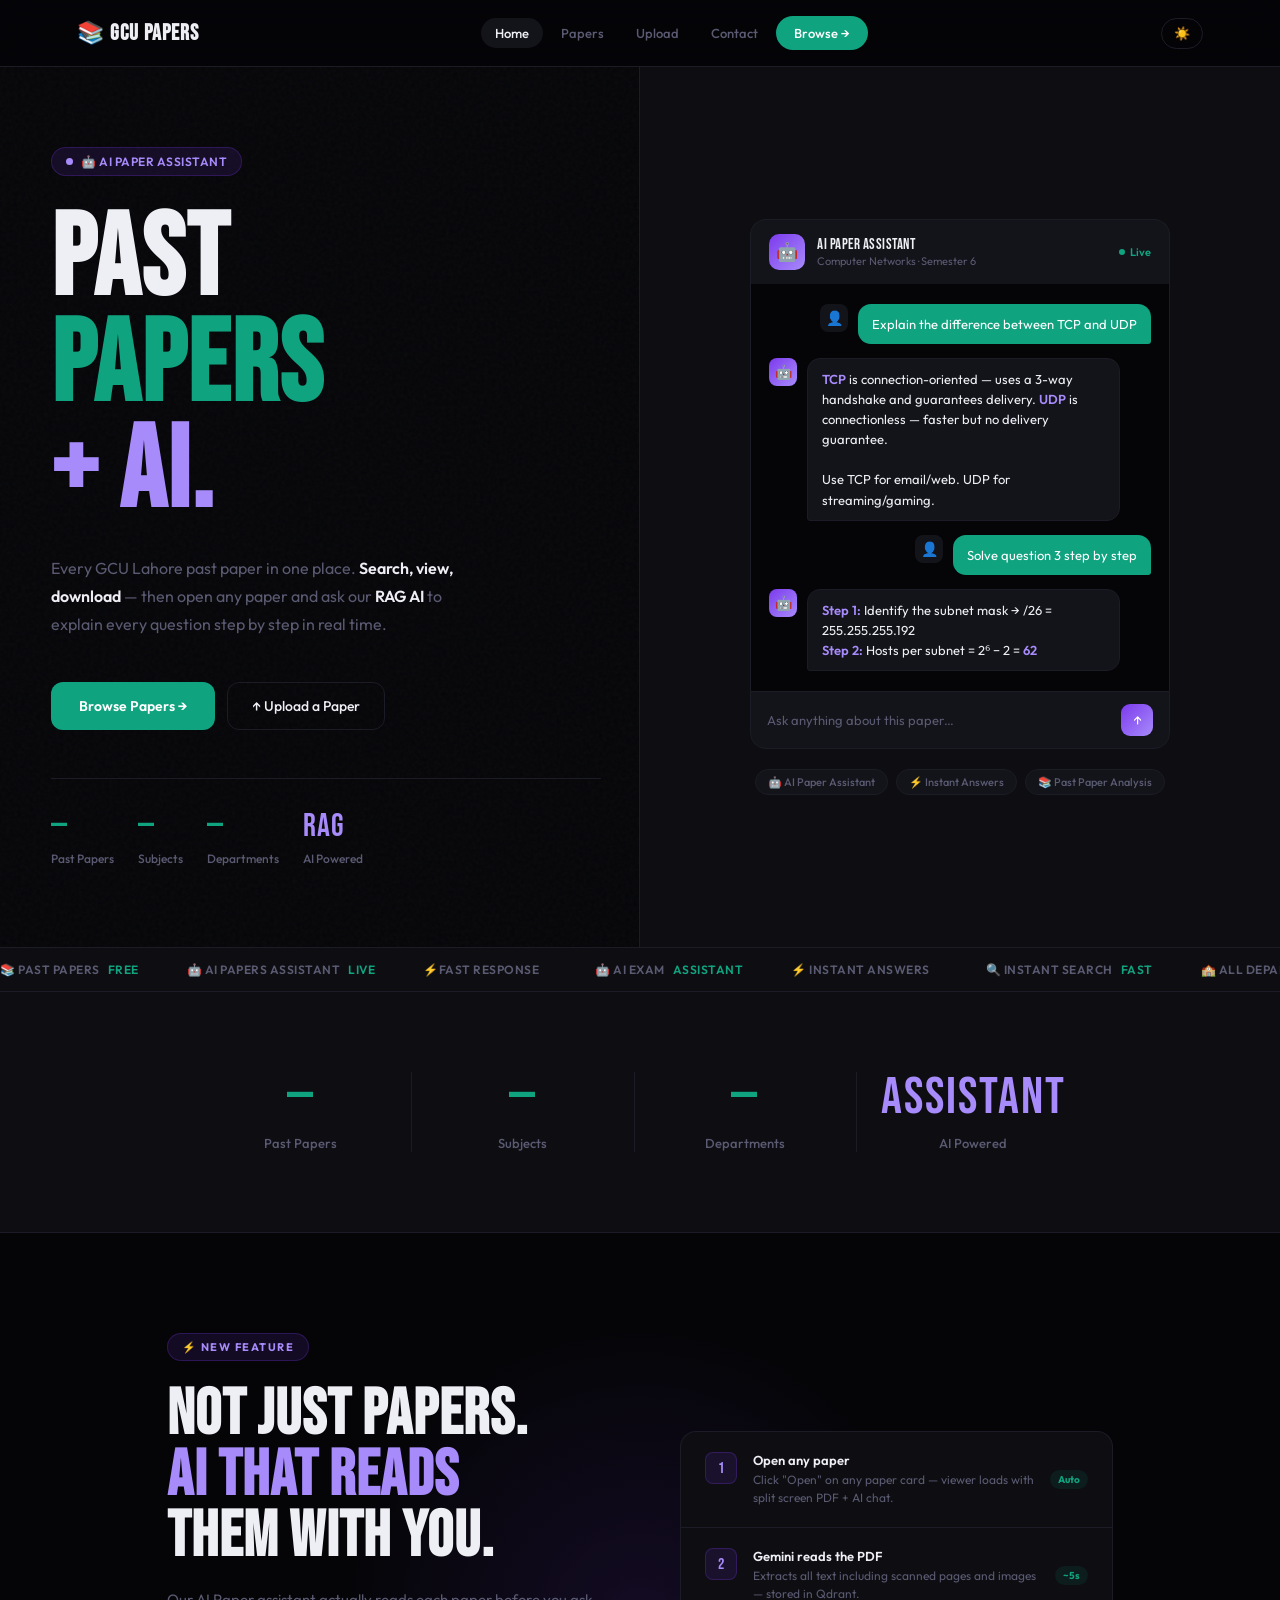
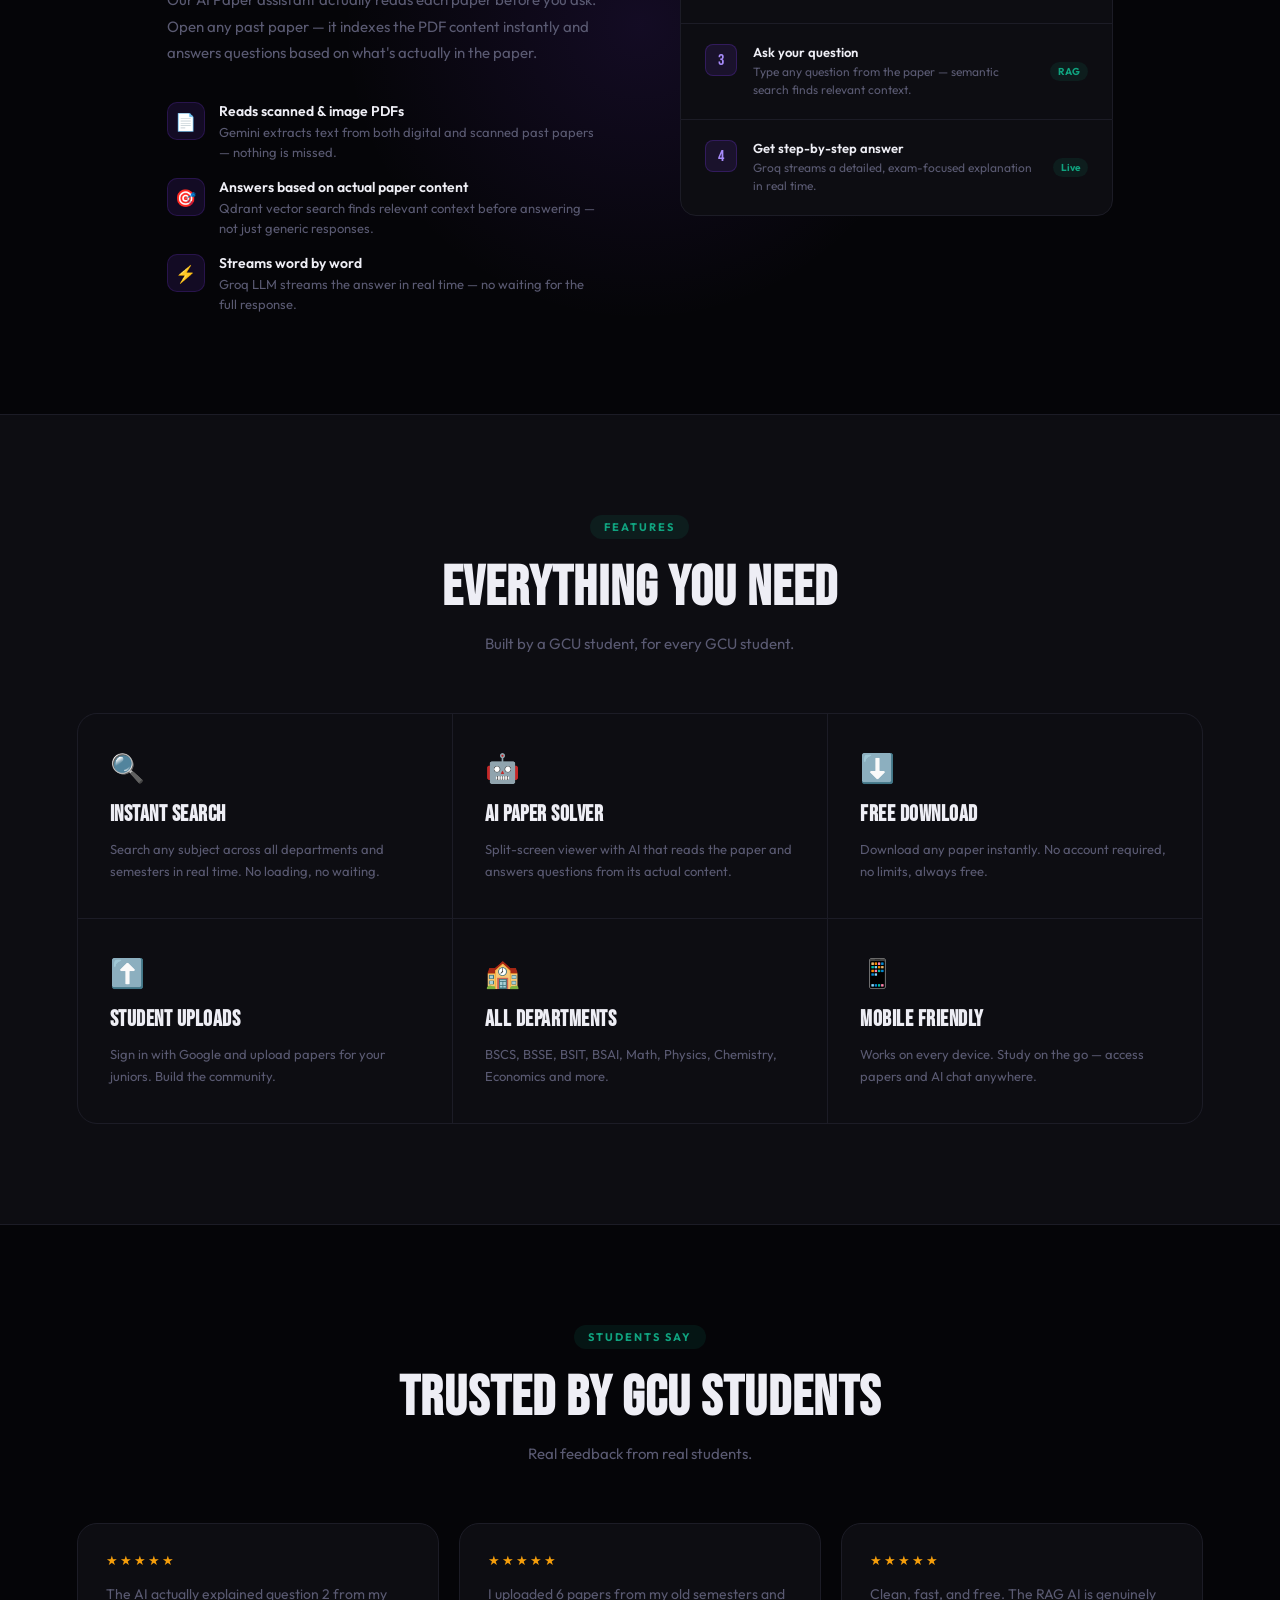
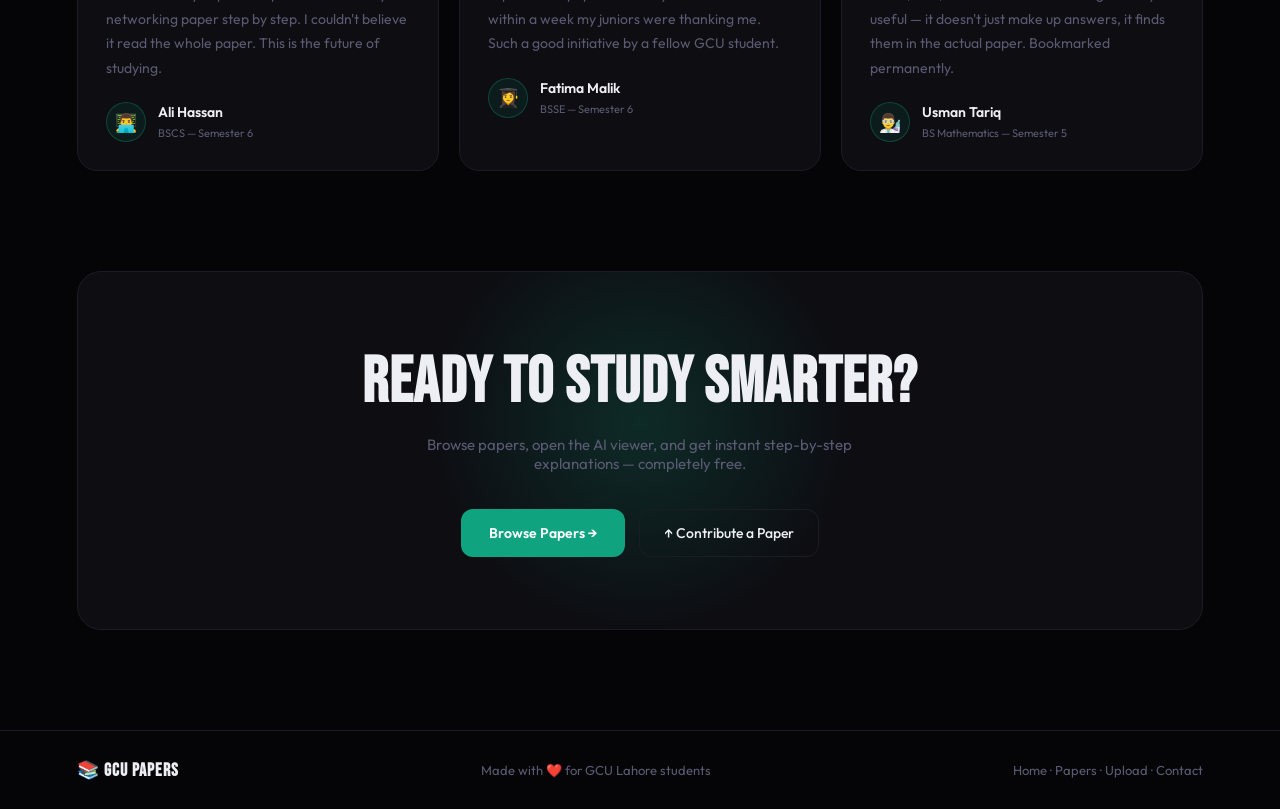
<file: frontend/index.html>
<!DOCTYPE html>
<html lang="en">
<head>
  <meta charset="UTF-8">
  <meta name="viewport" content="width=device-width, initial-scale=1.0">
  <title>GCU Papers AI — Study Smarter</title>
  <meta name="description" content="Past papers + RAG AI assistant for every GCU Lahore department. Search, view, download and get instant AI explanations.">
  <link rel="icon" href="data:image/svg+xml,<svg xmlns='http://www.w3.org/2000/svg' viewBox='0 0 100 100'><text y='.9em' font-size='90'>📚</text></svg>">
  <link rel="stylesheet" href="shared.css">

  <!-- Distinctive font pairing: Bebas Neue (display) + Outfit (body) -->
  <link href="https://fonts.googleapis.com/css2?family=Bebas+Neue&family=Outfit:wght@300;400;500;600;700&display=swap" rel="stylesheet">

  <style>
    /* ── Override shared font vars for this page ── */
    :root {
      --font-display: 'Bebas Neue', sans-serif;
      --font-body:    'Outfit', sans-serif;
      --bg:           #050508;
      --surface:      #0d0d12;
      --surface2:     #13131a;
      --border:       #1c1c26;
      --text:         #eeeef5;
      --muted:        #5a5a72;
      --accent:       #10a37f;
      --accent-dim:   rgba(16,163,127,.1);
      --accent-glow:  rgba(16,163,127,.2);
      --purple:       #7c3aed;
      --purple-dim:   rgba(124,58,237,.12);
      --purple-glow:  rgba(124,58,237,.25);
    }

    body.light {
      --bg:       #f4f4f8;
      --surface:  #ffffff;
      --surface2: #ebebf0;
      --border:   #dddde8;
      --text:     #0d0d12;
      --muted:    #8080a0;
    }

    * { box-sizing: border-box; margin: 0; padding: 0; }
    body { font-family: var(--font-body); background: var(--bg); color: var(--text); overflow-x: hidden; }

    /* ── NAV ── */
    .nav {
      display: flex;
      justify-content: space-between;
      align-items: center;
      padding: 16px 6%;
      border-bottom: 1px solid var(--border);
      position: sticky;
      top: 0;
      background: rgba(5,5,8,.88);
      backdrop-filter: blur(20px);
      z-index: 100;
    }

    body.light .nav { background: rgba(244,244,248,.9); }

    .nav-logo { font-family: var(--font-display); font-size: 22px; letter-spacing: 1px; }

    .nav-links { display: flex; align-items: center; gap: 4px; }

    .nav-links a {
      padding: 7px 14px;
      border-radius: 50px;
      font-size: 13px;
      font-weight: 500;
      color: var(--muted);
      text-decoration: none;
      transition: color .2s, background .2s;
    }

    .nav-links a:hover, .nav-links a.active { color: var(--text); background: var(--surface2); }

    .nav-cta {
      background: var(--accent) !important;
      color: #fff !important;
    }

    .theme-btn {
      background: none;
      border: 1px solid var(--border);
      border-radius: 50px;
      color: var(--muted);
      padding: 7px 12px;
      font-size: 13px;
      cursor: pointer;
      margin-left: 4px;
      transition: border-color .2s;
    }

    .theme-btn:hover { border-color: var(--accent); }

    @media (max-width: 600px) { .nav-links a:not(.nav-cta) { display: none; } }

    /* ============================================================
       HERO — full viewport, editorial layout
       ============================================================ */
    .hero {
      min-height: 96vh;
      display: grid;
      grid-template-columns: 1fr 1fr;
      gap: 0;
      position: relative;
      overflow: hidden;
    }

    @media (max-width: 860px) {
      .hero { grid-template-columns: 1fr; min-height: auto; }
      .hero-right { display: none; }
    }

    /* noise texture overlay */
    .hero::before {
      content: '';
      position: absolute;
      inset: 0;
      background-image: url("data:image/svg+xml,%3Csvg viewBox='0 0 256 256' xmlns='http://www.w3.org/2000/svg'%3E%3Cfilter id='noise'%3E%3CfeTurbulence type='fractalNoise' baseFrequency='0.9' numOctaves='4' stitchTiles='stitch'/%3E%3C/filter%3E%3Crect width='100%25' height='100%25' filter='url(%23noise)' opacity='0.03'/%3E%3C/svg%3E");
      pointer-events: none;
      z-index: 0;
    }

    /* ── LEFT ── */
    .hero-left {
      padding: 80px 6% 80px 8%;
      display: flex;
      flex-direction: column;
      justify-content: center;
      position: relative;
      z-index: 1;
      border-right: 1px solid var(--border);
    }

    @media (max-width: 860px) { .hero-left { padding: 60px 6%; border-right: none; } }

    .hero-eyebrow {
      display: inline-flex;
      align-items: center;
      gap: 8px;
      background: var(--purple-dim);
      border: 1px solid rgba(124,58,237,.25);
      border-radius: 50px;
      padding: 6px 14px;
      font-size: 12px;
      font-weight: 600;
      color: #a78bfa;
      letter-spacing: .5px;
      text-transform: uppercase;
      margin-bottom: 32px;
      width: fit-content;
      animation: fadeUp .6s cubic-bezier(.16,1,.3,1) both;
    }

    .eyebrow-dot {
      width: 7px;
      height: 7px;
      border-radius: 50%;
      background: #a78bfa;
      animation: pulse 2s infinite;
    }

    @keyframes pulse { 0%,100%{opacity:1} 50%{opacity:.3} }

    .hero-h1 {
      font-family: var(--font-display);
      font-size: clamp(64px, 9vw, 120px);
      line-height: .92;
      letter-spacing: 2px;
      margin-bottom: 28px;
      animation: fadeUp .6s cubic-bezier(.16,1,.3,1) .1s both;
    }

    .hero-h1 .line-accent { color: var(--accent); }
    .hero-h1 .line-purple { color: #a78bfa; }

    .hero-desc {
      font-size: 16px;
      color: var(--muted);
      line-height: 1.75;
      max-width: 420px;
      margin-bottom: 44px;
      font-weight: 400;
      animation: fadeUp .6s cubic-bezier(.16,1,.3,1) .2s both;
    }

    .hero-desc strong { color: var(--text); font-weight: 600; }

    .hero-btns {
      display: flex;
      gap: 12px;
      flex-wrap: wrap;
      animation: fadeUp .6s cubic-bezier(.16,1,.3,1) .3s both;
    }

    .btn-hero-primary {
      display: inline-flex;
      align-items: center;
      gap: 8px;
      background: var(--accent);
      color: #fff;
      padding: 14px 28px;
      border-radius: 12px;
      font-family: var(--font-body);
      font-size: 14px;
      font-weight: 600;
      text-decoration: none;
      transition: opacity .2s, transform .2s;
    }

    .btn-hero-primary:hover { opacity: .88; transform: translateY(-2px); }

    .btn-hero-ghost {
      display: inline-flex;
      align-items: center;
      gap: 8px;
      background: transparent;
      color: var(--text);
      padding: 14px 24px;
      border-radius: 12px;
      border: 1px solid var(--border);
      font-family: var(--font-body);
      font-size: 14px;
      font-weight: 500;
      text-decoration: none;
      transition: border-color .2s, transform .2s;
    }

    .btn-hero-ghost:hover { border-color: var(--accent); transform: translateY(-2px); }

    /* stat pills below buttons */
    .hero-stats {
      display: flex;
      gap: 24px;
      margin-top: 48px;
      padding-top: 32px;
      border-top: 1px solid var(--border);
      animation: fadeUp .6s cubic-bezier(.16,1,.3,1) .4s both;
      flex-wrap: wrap;
    }

    .hero-stat-val {
      font-family: var(--font-display);
      font-size: 32px;
      letter-spacing: 1px;
      color: var(--accent);
      display: block;
      line-height: 1;
      margin-bottom: 4px;
    }

    .hero-stat-lbl { font-size: 12px; color: var(--muted); font-weight: 500; }

    /* ── RIGHT — AI demo panel ── */
    .hero-right {
      position: relative;
      background: var(--surface);
      display: flex;
      align-items: center;
      justify-content: center;
      padding: 60px 48px;
      z-index: 1;
    }

    /* glow orb */
    .hero-right::before {
      content: '';
      position: absolute;
      top: 20%;
      left: 20%;
      width: 300px;
      height: 300px;
      background: radial-gradient(circle, var(--purple-glow) 0%, transparent 70%);
      pointer-events: none;
    }

    .ai-demo {
      width: 100%;
      max-width: 420px;
      position: relative;
      z-index: 1;
      animation: fadeUp .7s cubic-bezier(.16,1,.3,1) .35s both;
    }

    /* Demo header */
    .ai-demo-header {
      display: flex;
      align-items: center;
      gap: 12px;
      padding: 14px 18px;
      background: var(--surface2);
      border: 1px solid var(--border);
      border-radius: 16px 16px 0 0;
      border-bottom: none;
    }

    .ai-demo-icon {
      width: 36px;
      height: 36px;
      border-radius: 10px;
      background: linear-gradient(135deg, #7c3aed, #a78bfa);
      display: flex;
      align-items: center;
      justify-content: center;
      font-size: 18px;
    }

    .ai-demo-title { font-family: var(--font-display); font-size: 15px; letter-spacing: .5px; }
    .ai-demo-sub   { font-size: 11px; color: var(--muted); }

    .ai-demo-badge {
      margin-left: auto;
      display: flex;
      align-items: center;
      gap: 5px;
      font-size: 11px;
      font-weight: 600;
      color: var(--accent);
    }

    .live-dot {
      width: 6px;
      height: 6px;
      border-radius: 50%;
      background: var(--accent);
      animation: pulse 2s infinite;
    }

    /* Demo chat */
    .ai-demo-body {
      background: var(--bg);
      border: 1px solid var(--border);
      border-top: none;
      border-bottom: none;
      padding: 20px 18px;
      display: flex;
      flex-direction: column;
      gap: 14px;
    }

    .demo-msg {
      display: flex;
      gap: 10px;
      align-items: flex-start;
      opacity: 0;
      animation: fadeUp .5s cubic-bezier(.16,1,.3,1) forwards;
    }

    .demo-msg:nth-child(1) { animation-delay: .8s; }
    .demo-msg:nth-child(2) { animation-delay: 1.4s; }
    .demo-msg:nth-child(3) { animation-delay: 2.0s; }
    .demo-msg:nth-child(4) { animation-delay: 2.6s; }

    .demo-msg--user { flex-direction: row-reverse; }

    .demo-avatar {
      width: 28px;
      height: 28px;
      border-radius: 8px;
      display: flex;
      align-items: center;
      justify-content: center;
      font-size: 14px;
      flex-shrink: 0;
      background: var(--surface2);
    }

    .demo-msg--ai .demo-avatar { background: linear-gradient(135deg,#7c3aed,#a78bfa); }

    .demo-bubble {
      max-width: 82%;
      padding: 10px 14px;
      border-radius: 13px;
      font-size: 13px;
      line-height: 1.55;
    }

    .demo-msg--user .demo-bubble {
      background: var(--accent);
      color: #fff;
      border-bottom-right-radius: 3px;
    }

    .demo-msg--ai .demo-bubble {
      background: var(--surface2);
      border: 1px solid var(--border);
      color: var(--text);
      border-bottom-left-radius: 3px;
    }

    .demo-bubble strong { color: #a78bfa; font-weight: 600; }

    /* Demo input */
    .ai-demo-input {
      display: flex;
      align-items: center;
      gap: 10px;
      padding: 12px 16px;
      background: var(--surface2);
      border: 1px solid var(--border);
      border-radius: 0 0 16px 16px;
    }

    .demo-input-text {
      flex: 1;
      font-size: 13px;
      color: var(--muted);
      font-family: var(--font-body);
    }

    .demo-send {
      width: 32px;
      height: 32px;
      border-radius: 9px;
      background: linear-gradient(135deg,#7c3aed,#a78bfa);
      display: flex;
      align-items: center;
      justify-content: center;
      font-size: 14px;
      color: #fff;
      flex-shrink: 0;
    }

    /* ── Feature tags below demo ── */
    .demo-tags {
      display: flex;
      gap: 8px;
      flex-wrap: wrap;
      margin-top: 20px;
      justify-content: center;
    }

    .demo-tag {
      display: flex;
      align-items: center;
      gap: 6px;
      background: var(--surface2);
      border: 1px solid var(--border);
      border-radius: 50px;
      padding: 5px 12px;
      font-size: 11px;
      color: var(--muted);
      font-weight: 500;
    }

    /* ============================================================
       MARQUEE — scrolling tech strip
       ============================================================ */
    .marquee-strip {
      border-top: 1px solid var(--border);
      border-bottom: 1px solid var(--border);
      padding: 14px 0;
      background: var(--surface);
      overflow: hidden;
      position: relative;
    }

    .marquee-track {
      display: flex;
      gap: 48px;
      animation: marquee 24s linear infinite;
      width: max-content;
    }

    .marquee-item {
      display: flex;
      align-items: center;
      gap: 8px;
      font-size: 12px;
      font-weight: 600;
      color: var(--muted);
      letter-spacing: .5px;
      text-transform: uppercase;
      white-space: nowrap;
    }

    .marquee-item span { color: var(--accent); }

    @keyframes marquee { from { transform: translateX(0); } to { transform: translateX(-50%); } }

    /* ============================================================
       STATS SECTION
       ============================================================ */
    .stats-section {
      padding: 80px 0;
      background: var(--surface);
      border-bottom: 1px solid var(--border);
    }

    .stats-row {
      display: grid;
      grid-template-columns: repeat(4, 1fr);
      gap: 0;
      max-width: 900px;
      margin: 0 auto;
    }

    @media (max-width: 640px) { .stats-row { grid-template-columns: 1fr 1fr; } }

    .stat-block {
      text-align: center;
      padding: 0 24px;
      border-right: 1px solid var(--border);
    }

    .stat-block:last-child { border-right: none; }

    @media (max-width: 640px) {
      .stat-block:nth-child(2) { border-right: none; }
      .stat-block:nth-child(3) { border-right: 1px solid var(--border); }
      .stat-block:nth-child(1),
      .stat-block:nth-child(2) { border-bottom: 1px solid var(--border); padding-bottom: 32px; margin-bottom: 32px; }
    }

    .stat-block-num {
      font-family: var(--font-display);
      font-size: 52px;
      letter-spacing: 2px;
      color: var(--accent);
      line-height: 1;
      display: block;
      margin-bottom: 8px;
    }

    .stat-block-lbl { font-size: 13px; color: var(--muted); font-weight: 500; }

    /* ============================================================
       AI FEATURE SECTION — the star of the page
       ============================================================ */
    .ai-section {
      padding: 100px 0;
      position: relative;
      overflow: hidden;
    }

    /* purple glow background */
    .ai-section::before {
      content: '';
      position: absolute;
      top: 50%;
      left: 50%;
      transform: translate(-50%,-50%);
      width: 600px;
      height: 600px;
      background: radial-gradient(circle, var(--purple-dim) 0%, transparent 70%);
      pointer-events: none;
    }

    .ai-section-inner {
      max-width: 1100px;
      margin: 0 auto;
      padding: 0 6%;
      display: grid;
      grid-template-columns: 1fr 1fr;
      gap: 80px;
      align-items: center;
      position: relative;
      z-index: 1;
    }

    @media (max-width: 860px) {
      .ai-section-inner { grid-template-columns: 1fr; gap: 48px; }
    }

    .ai-section-label {
      display: inline-flex;
      align-items: center;
      gap: 8px;
      background: var(--purple-dim);
      border: 1px solid rgba(124,58,237,.25);
      border-radius: 50px;
      padding: 6px 14px;
      font-size: 11px;
      font-weight: 700;
      color: #a78bfa;
      letter-spacing: 1.5px;
      text-transform: uppercase;
      margin-bottom: 24px;
    }

    .ai-section-h2 {
      font-family: var(--font-display);
      font-size: clamp(40px, 5vw, 64px);
      line-height: .95;
      letter-spacing: 1px;
      margin-bottom: 20px;
    }

    .ai-section-h2 em { font-style: normal; color: #a78bfa; }

    .ai-section-desc {
      color: var(--muted);
      font-size: 15px;
      line-height: 1.75;
      margin-bottom: 36px;
    }

    /* feature list */
    .ai-features { display: flex; flex-direction: column; gap: 16px; }

    .ai-feature-row {
      display: flex;
      align-items: flex-start;
      gap: 14px;
    }

    .ai-feature-icon {
      width: 38px;
      height: 38px;
      border-radius: 10px;
      background: var(--purple-dim);
      border: 1px solid rgba(124,58,237,.2);
      display: flex;
      align-items: center;
      justify-content: center;
      font-size: 17px;
      flex-shrink: 0;
    }

    .ai-feature-row h4 { font-size: 14px; font-weight: 600; margin-bottom: 3px; }
    .ai-feature-row p  { font-size: 13px; color: var(--muted); line-height: 1.5; }

    /* right panel — pipeline diagram */
    .ai-pipeline {
      display: flex;
      flex-direction: column;
      gap: 0;
    }

    .pipeline-step {
      display: flex;
      align-items: flex-start;
      gap: 16px;
      padding: 20px 24px;
      background: var(--surface);
      border: 1px solid var(--border);
      position: relative;
      transition: border-color .2s;
    }

    .pipeline-step:first-child { border-radius: 16px 16px 0 0; }
    .pipeline-step:last-child  { border-radius: 0 0 16px 16px; }

    .pipeline-step:not(:last-child) { border-bottom: none; }

    .pipeline-step:hover { border-color: rgba(124,58,237,.3); z-index: 1; }

    .pipe-num {
      width: 32px;
      height: 32px;
      border-radius: 8px;
      background: var(--purple-dim);
      border: 1px solid rgba(124,58,237,.25);
      display: flex;
      align-items: center;
      justify-content: center;
      font-family: var(--font-display);
      font-size: 16px;
      color: #a78bfa;
      flex-shrink: 0;
    }

    .pipe-content h4 { font-size: 13px; font-weight: 600; margin-bottom: 3px; }
    .pipe-content p  { font-size: 12px; color: var(--muted); line-height: 1.5; }

    .pipe-badge {
      margin-left: auto;
      font-size: 10px;
      font-weight: 700;
      color: var(--accent);
      background: var(--accent-dim);
      padding: 3px 8px;
      border-radius: 50px;
      flex-shrink: 0;
      align-self: center;
    }

    /* ============================================================
       FEATURES GRID
       ============================================================ */
    .features-section {
      padding: 100px 0;
      background: var(--surface);
      border-top: 1px solid var(--border);
      border-bottom: 1px solid var(--border);
    }

    .section-head {
      text-align: center;
      margin-bottom: 60px;
    }

    .section-tag {
      display: inline-block;
      background: var(--accent-dim);
      color: var(--accent);
      font-size: 11px;
      font-weight: 700;
      letter-spacing: 2px;
      text-transform: uppercase;
      padding: 5px 14px;
      border-radius: 50px;
      margin-bottom: 16px;
    }

    .section-head h2 {
      font-family: var(--font-display);
      font-size: clamp(32px, 5vw, 56px);
      letter-spacing: 1px;
      margin-bottom: 12px;
    }

    .section-head p { color: var(--muted); font-size: 15px; max-width: 460px; margin: 0 auto; }

    .features-grid {
      display: grid;
      grid-template-columns: repeat(3, 1fr);
      gap: 1px;
      background: var(--border);
      border: 1px solid var(--border);
      border-radius: 20px;
      overflow: hidden;
    }

    @media (max-width: 760px) { .features-grid { grid-template-columns: 1fr; } }

    .feat-card {
      background: var(--surface);
      padding: 36px 32px;
      transition: background .2s;
    }

    .feat-card:hover { background: var(--surface2); }

    .feat-icon { font-size: 28px; margin-bottom: 16px; display: block; }

    .feat-card h3 {
      font-family: var(--font-display);
      font-size: 22px;
      letter-spacing: .5px;
      margin-bottom: 10px;
    }

    .feat-card p { color: var(--muted); font-size: 13px; line-height: 1.7; }

    /* ============================================================
       TESTIMONIALS
       ============================================================ */
    .testimonials-section { padding: 100px 0; }

    .testimonials-grid {
      display: grid;
      grid-template-columns: repeat(3, 1fr);
      gap: 20px;
    }

    @media (max-width: 760px) { .testimonials-grid { grid-template-columns: 1fr; } }

    .tcard {
      background: var(--surface);
      border: 1px solid var(--border);
      border-radius: 20px;
      padding: 28px;
      transition: border-color .2s, transform .2s;
    }

    .tcard:hover { border-color: var(--accent-glow); transform: translateY(-3px); }

    .tcard-stars { color: #f59e0b; font-size: 13px; margin-bottom: 14px; letter-spacing: 2px; }

    .tcard-text {
      font-size: 14px;
      color: var(--muted);
      line-height: 1.75;
      margin-bottom: 22px;
    }

    .tcard-author { display: flex; align-items: center; gap: 12px; }

    .tcard-avatar {
      width: 40px;
      height: 40px;
      border-radius: 50%;
      background: var(--accent-dim);
      border: 1px solid rgba(16,163,127,.3);
      display: flex;
      align-items: center;
      justify-content: center;
      font-size: 18px;
    }

    .tcard-name  { font-size: 14px; font-weight: 600; display: block; }
    .tcard-dept  { font-size: 11px; color: var(--muted); }

    /* ============================================================
       CTA BANNER
       ============================================================ */
    .cta-section { padding: 0 0 100px; }

    .cta-wrap {
      background: var(--surface);
      border: 1px solid var(--border);
      border-radius: 24px;
      padding: 72px 48px;
      text-align: center;
      position: relative;
      overflow: hidden;
    }

    .cta-wrap::before {
      content: '';
      position: absolute;
      top: -100px;
      left: 50%;
      transform: translateX(-50%);
      width: 500px;
      height: 500px;
      background: radial-gradient(circle, var(--accent-glow) 0%, transparent 60%);
      pointer-events: none;
    }

    .cta-wrap h2 {
      font-family: var(--font-display);
      font-size: clamp(36px, 5vw, 64px);
      letter-spacing: 1px;
      margin-bottom: 14px;
      position: relative;
    }

    .cta-wrap p {
      color: var(--muted);
      font-size: 15px;
      margin-bottom: 36px;
      position: relative;
      max-width: 480px;
      margin-left: auto;
      margin-right: auto;
    }

    .cta-btns {
      display: flex;
      gap: 14px;
      justify-content: center;
      flex-wrap: wrap;
      position: relative;
    }

    /* ============================================================
       FOOTER
       ============================================================ */
    .footer {
      border-top: 1px solid var(--border);
      padding: 28px 6%;
      display: flex;
      justify-content: space-between;
      align-items: center;
      flex-wrap: wrap;
      gap: 14px;
    }

    .footer-logo { font-family: var(--font-display); font-size: 18px; letter-spacing: 1px; }
    .footer p    { color: var(--muted); font-size: 13px; }

    /* ============================================================
       ANIMATIONS
       ============================================================ */
    @keyframes fadeUp {
      from { opacity: 0; transform: translateY(20px); }
      to   { opacity: 1; transform: translateY(0); }
    }

    .container { width: 88%; max-width: 1160px; margin: 0 auto; }
  </style>
</head>
<body>

  <!-- NAV -->
  <nav class="nav">
    <div class="nav-logo">📚 GCU PAPERS</div>
    <div class="nav-links">
      <a href="index.html" class="active">Home</a>
      <a href="papers.html">Papers</a>
      <a href="upload.html">Upload</a>
      <a href="contact.html">Contact</a>
      <a href="papers.html" class="nav-cta">Browse →</a>
    </div>
    <div style="display:flex;align-items:center;gap:8px;">
      <div id="authSection"><div id="googleBtn"></div></div>
      <button class="theme-btn" onclick="toggleTheme()" id="themeBtn">☀️</button>
    </div>
  </nav>

  <!-- ═══ HERO ═══ -->
  <section class="hero">

    <!-- LEFT -->
    <div class="hero-left">
      <div class="hero-eyebrow">
        <div class="eyebrow-dot"></div>
        🤖 AI Paper Assistant
      </div>

      <h1 class="hero-h1">
        PAST<br>
        <span class="line-accent">PAPERS</span><br>
        <span class="line-purple">+ AI.</span>
      </h1>

      <p class="hero-desc">
        Every GCU Lahore past paper in one place.
        <strong>Search, view, download</strong> — then open any paper
        and ask our <strong>RAG AI</strong> to explain every question
        step by step in real time.
      </p>

      <div class="hero-btns">
        <a href="papers.html" class="btn-hero-primary">Browse Papers →</a>
        <a href="upload.html" class="btn-hero-ghost">↑ Upload a Paper</a>
      </div>

      <div class="hero-stats">
        <div>
          <span class="hero-stat-val" id="statPapers">—</span>
          <span class="hero-stat-lbl">Past Papers</span>
        </div>
        <div>
          <span class="hero-stat-val" id="statSubjects">—</span>
          <span class="hero-stat-lbl">Subjects</span>
        </div>
        <div>
          <span class="hero-stat-val" id="statDepts">—</span>
          <span class="hero-stat-lbl">Departments</span>
        </div>
        <div>
          <span class="hero-stat-val" style="color:#a78bfa;">RAG</span>
          <span class="hero-stat-lbl">AI Powered</span>
        </div>
      </div>
    </div>

    <!-- RIGHT — AI demo -->
    <div class="hero-right">
      <div class="ai-demo">

        <div class="ai-demo-header">
          <div class="ai-demo-icon">🤖</div>
          <div>
            <div class="ai-demo-title">AI PAPER ASSISTANT</div>
            <div class="ai-demo-sub">Computer Networks · Semester 6</div>
          </div>
          <div class="ai-demo-badge">
            <div class="live-dot"></div>
            Live
          </div>
        </div>

        <div class="ai-demo-body">
          <div class="demo-msg demo-msg--user">
            <div class="demo-bubble">Explain the difference between TCP and UDP</div>
            <div class="demo-avatar">👤</div>
          </div>
          <div class="demo-msg demo-msg--ai">
            <div class="demo-avatar">🤖</div>
            <div class="demo-bubble">
              <strong>TCP</strong> is connection-oriented — uses a 3-way handshake and guarantees delivery.
              <strong>UDP</strong> is connectionless — faster but no delivery guarantee.
              <br><br>Use TCP for email/web. UDP for streaming/gaming.
            </div>
          </div>
          <div class="demo-msg demo-msg--user">
            <div class="demo-bubble">Solve question 3 step by step</div>
            <div class="demo-avatar">👤</div>
          </div>
          <div class="demo-msg demo-msg--ai">
            <div class="demo-avatar">🤖</div>
            <div class="demo-bubble">
              <strong>Step 1:</strong> Identify the subnet mask → /26 = 255.255.255.192<br>
              <strong>Step 2:</strong> Hosts per subnet = 2⁶ − 2 = <strong>62</strong>
            </div>
          </div>
        </div>

        <div class="ai-demo-input">
          <div class="demo-input-text">Ask anything about this paper…</div>
          <div class="demo-send">↑</div>
        </div>

        <div class="demo-tags">
          <div class="demo-tag">🤖 AI Paper Assistant</div>
          <div class="demo-tag">⚡ Instant Answers</div>
          <div class="demo-tag">📚 Past Paper Analysis</div>
        </div>

      </div>
    </div>

  </section>

  <!-- ═══ MARQUEE ═══ -->
  <div class="marquee-strip">
    <div class="marquee-track">
      <div class="marquee-item">📚 Past Papers <span>Free</span></div>
      <div class="marquee-item">🤖 AI Papers Assistant <span>Live</span></div>
      <div class="marquee-item">⚡Fast Response <span></span></div>
      <div class="marquee-item">🤖 AI Exam <span>Assistant</span></div>
      <div class="marquee-item">⚡ Instant Answers <span></span></div>
      <div class="marquee-item">🔍 Instant Search <span>Fast</span></div>
      <div class="marquee-item">🏫 All Departments <span>GCU Lahore</span></div>
      <div class="marquee-item">📱 Mobile Ready <span>Everywhere</span></div>

     
    </div>
  </div>

  <!-- ═══ STATS ═══ -->
  <div class="stats-section">
    <div class="container">
      <div class="stats-row">
        <div class="stat-block">
          <span class="stat-block-num" id="s1">—</span>
          <span class="stat-block-lbl">Past Papers</span>
        </div>
        <div class="stat-block">
          <span class="stat-block-num" id="s2">—</span>
          <span class="stat-block-lbl">Subjects</span>
        </div>
        <div class="stat-block">
          <span class="stat-block-num" id="s3">—</span>
          <span class="stat-block-lbl">Departments</span>
        </div>
        <div class="stat-block">
          <span class="stat-block-num" style="color:#a78bfa;">Assistant</span>
          <span class="stat-block-lbl">AI Powered</span>
        </div>
      </div>
    </div>
  </div>

  <!-- ═══ AI FEATURE SECTION ═══ -->
  <section class="ai-section">
    <div class="ai-section-inner">

      <!-- LEFT — copy -->
      <div>
        <div class="ai-section-label">⚡ New Feature</div>
        <h2 class="ai-section-h2">
          Not Just Papers.<br>
          <em>AI That Reads</em><br>
          Them With You.
        </h2>
        <p class="ai-section-desc">
          Our AI Paper assistant actually reads each paper before you ask.
          Open any past paper — it indexes the PDF content instantly
          and answers questions based on what's actually in the paper.
        </p>
        <div class="ai-features">
          <div class="ai-feature-row">
            <div class="ai-feature-icon">📄</div>
            <div>
              <h4>Reads scanned & image PDFs</h4>
              <p>Gemini extracts text from both digital and scanned past papers — nothing is missed.</p>
            </div>
          </div>
          <div class="ai-feature-row">
            <div class="ai-feature-icon">🎯</div>
            <div>
              <h4>Answers based on actual paper content</h4>
              <p>Qdrant vector search finds relevant context before answering — not just generic responses.</p>
            </div>
          </div>
          <div class="ai-feature-row">
            <div class="ai-feature-icon">⚡</div>
            <div>
              <h4>Streams word by word</h4>
              <p>Groq LLM streams the answer in real time — no waiting for the full response.</p>
            </div>
          </div>
        </div>
      </div>

      <!-- RIGHT — pipeline -->
      <div class="ai-pipeline">
        <div class="pipeline-step">
          <div class="pipe-num">1</div>
          <div class="pipe-content">
            <h4>Open any paper</h4>
            <p>Click "Open" on any paper card — viewer loads with split screen PDF + AI chat.</p>
          </div>
          <div class="pipe-badge">Auto</div>
        </div>
        <div class="pipeline-step">
          <div class="pipe-num">2</div>
          <div class="pipe-content">
            <h4>Gemini reads the PDF</h4>
            <p>Extracts all text including scanned pages and images — stored in Qdrant.</p>
          </div>
          <div class="pipe-badge">~5s</div>
        </div>
        <div class="pipeline-step">
          <div class="pipe-num">3</div>
          <div class="pipe-content">
            <h4>Ask your question</h4>
            <p>Type any question from the paper — semantic search finds relevant context.</p>
          </div>
          <div class="pipe-badge">RAG</div>
        </div>
        <div class="pipeline-step">
          <div class="pipe-num">4</div>
          <div class="pipe-content">
            <h4>Get step-by-step answer</h4>
            <p>Groq streams a detailed, exam-focused explanation in real time.</p>
          </div>
          <div class="pipe-badge">Live</div>
        </div>
      </div>

    </div>
  </section>

  <!-- ═══ FEATURES ═══ -->
  <section class="features-section">
    <div class="container">
      <div class="section-head">
        <span class="section-tag">Features</span>
        <h2>Everything You Need</h2>
        <p>Built by a GCU student, for every GCU student.</p>
      </div>
      <div class="features-grid">
        <div class="feat-card">
          <span class="feat-icon">🔍</span>
          <h3>Instant Search</h3>
          <p>Search any subject across all departments and semesters in real time. No loading, no waiting.</p>
        </div>
        <div class="feat-card">
          <span class="feat-icon">🤖</span>
          <h3>AI Paper Solver</h3>
          <p>Split-screen viewer with AI that reads the paper and answers questions from its actual content.</p>
        </div>
        <div class="feat-card">
          <span class="feat-icon">⬇️</span>
          <h3>Free Download</h3>
          <p>Download any paper instantly. No account required, no limits, always free.</p>
        </div>
        <div class="feat-card">
          <span class="feat-icon">⬆️</span>
          <h3>Student Uploads</h3>
          <p>Sign in with Google and upload papers for your juniors. Build the community.</p>
        </div>
        <div class="feat-card">
          <span class="feat-icon">🏫</span>
          <h3>All Departments</h3>
          <p>BSCS, BSSE, BSIT, BSAI, Math, Physics, Chemistry, Economics and more.</p>
        </div>
        <div class="feat-card">
          <span class="feat-icon">📱</span>
          <h3>Mobile Friendly</h3>
          <p>Works on every device. Study on the go — access papers and AI chat anywhere.</p>
        </div>
      </div>
    </div>
  </section>

  <!-- ═══ TESTIMONIALS ═══ -->
  <section class="testimonials-section">
    <div class="container">
      <div class="section-head">
        <span class="section-tag">Students Say</span>
        <h2>Trusted by GCU Students</h2>
        <p>Real feedback from real students.</p>
      </div>
      <div class="testimonials-grid">
        <div class="tcard">
          <div class="tcard-stars">★★★★★</div>
          <p class="tcard-text">The AI actually explained question 2 from my networking paper step by step. I couldn't believe it read the whole paper. This is the future of studying.</p>
          <div class="tcard-author">
            <div class="tcard-avatar">👨‍💻</div>
            <div>
              <span class="tcard-name">Ali Hassan</span>
              <span class="tcard-dept">BSCS — Semester 6</span>
            </div>
          </div>
        </div>
        <div class="tcard">
          <div class="tcard-stars">★★★★★</div>
          <p class="tcard-text">I uploaded 6 papers from my old semesters and within a week my juniors were thanking me. Such a good initiative by a fellow GCU student.</p>
          <div class="tcard-author">
            <div class="tcard-avatar">👩‍🎓</div>
            <div>
              <span class="tcard-name">Fatima Malik</span>
              <span class="tcard-dept">BSSE — Semester 6</span>
            </div>
          </div>
        </div>
        <div class="tcard">
          <div class="tcard-stars">★★★★★</div>
          <p class="tcard-text">Clean, fast, and free. The RAG AI is genuinely useful — it doesn't just make up answers, it finds them in the actual paper. Bookmarked permanently.</p>
          <div class="tcard-author">
            <div class="tcard-avatar">👨‍🔬</div>
            <div>
              <span class="tcard-name">Usman Tariq</span>
              <span class="tcard-dept">BS Mathematics — Semester 5</span>
            </div>
          </div>
        </div>
      </div>
    </div>
  </section>

  <!-- ═══ CTA ═══ -->
  <section class="cta-section">
    <div class="container">
      <div class="cta-wrap">
        <h2>Ready to Study Smarter?</h2>
        <p>Browse papers, open the AI viewer, and get instant step-by-step explanations — completely free.</p>
        <div class="cta-btns">
          <a href="papers.html" class="btn-hero-primary">Browse Papers →</a>
          <a href="upload.html" class="btn-hero-ghost">↑ Contribute a Paper</a>
        </div>
      </div>
    </div>
  </section>

  <!-- ═══ FOOTER ═══ -->
  <footer class="footer">
    <div class="footer-logo">📚 GCU PAPERS</div>
    <p>Made with ❤️ for GCU Lahore students</p>
    <p>
      <a href="index.html" style="color:var(--muted);">Home</a> ·
      <a href="papers.html" style="color:var(--muted);">Papers</a> ·
      <a href="upload.html" style="color:var(--muted);">Upload</a> ·
      <a href="contact.html" style="color:var(--muted);">Contact</a>
    </p>
  </footer>

  <script src="config.js"></script>
  <script src="auth.js"></script>
  <script>
    // Theme
    function toggleTheme() {
      const isLight = document.body.classList.toggle("light");
      localStorage.setItem("theme", isLight ? "light" : "dark");
      document.getElementById("themeBtn").textContent = isLight ? "🌙" : "☀️";
    }
    if (localStorage.getItem("theme") === "light") {
      document.body.classList.add("light");
      document.getElementById("themeBtn").textContent = "🌙";
    }

    // Live stats
    async function loadStats() {
      try {
        const res  = await fetch(`${CONFIG.API_URL}/api/papers/`);
        const data = await res.json();
        const set  = (id, v) => { const el = document.getElementById(id); if (el) el.textContent = v; };

        const papers   = data.length;
        const subjects = new Set(data.map(p => p.subject)).size;
        const depts    = new Set(data.map(p => p.department)).size;

        // Update both hero and stats section
        set("statPapers",   papers);
        set("statSubjects", subjects);
        set("statDepts",    depts);
        set("s1", papers);
        set("s2", subjects);
        set("s3", depts);
      } catch { /* keep dashes */ }
    }
    loadStats();
  </script>

</body>
</html>
</file>
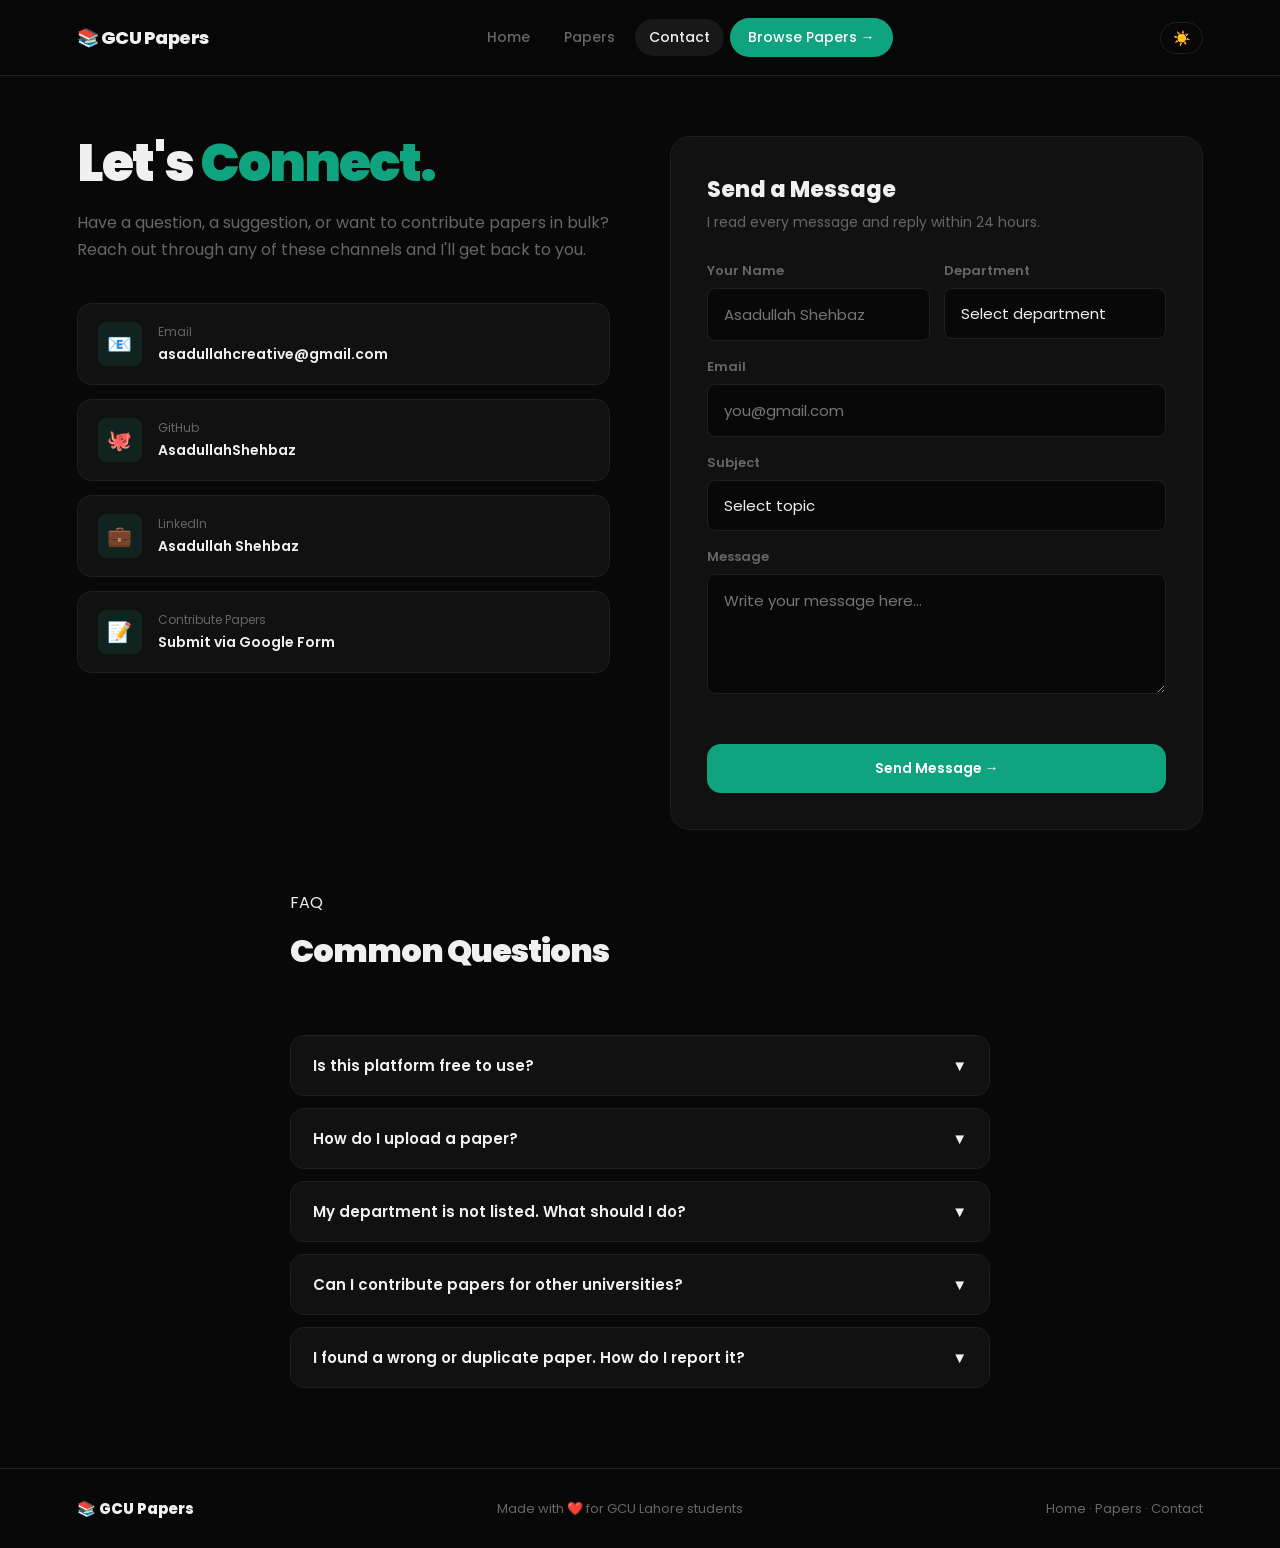
<file: frontend/contact.html>
<!DOCTYPE html>
<html lang="en">
<head>
  <meta charset="UTF-8">
  <meta name="viewport" content="width=device-width, initial-scale=1.0">
  <title>Contact — GCU Lahore Papers</title>
  <link rel="icon" href="data:image/svg+xml,<svg xmlns='http://www.w3.org/2000/svg' viewBox='0 0 100 100'><text y='.9em' font-size='90'>📚</text></svg>">
  <link rel="stylesheet" href="shared.css">
  <style>
    /* ── LAYOUT ── */
    .contact-layout {
      display: grid;
      grid-template-columns: 1fr 1fr;
      gap: 60px;
      align-items: start;
      padding: 60px 0;
    }

    @media (max-width: 900px) {
      .contact-layout { 
        grid-template-columns: 1fr; 
        gap: 40px; 
        padding: 40px 0;
      }
    }

    /* ── LEFT ── */
    .contact-left h1 {
      font-family: var(--font-display);
      font-size: clamp(32px, 5vw, 52px);
      font-weight: 900;
      letter-spacing: -2px;
      line-height: 1.05;
      margin-bottom: 18px;
    }

    .contact-left h1 span { color: var(--accent); }

    .contact-left p {
      color: var(--muted);
      font-size: 16px;
      line-height: 1.7;
      margin-bottom: 40px;
    }

    .contact-channels { display: flex; flex-direction: column; gap: 14px; }

    .contact-channel {
      display: flex;
      align-items: center;
      gap: 16px;
      background: var(--surface);
      border: 1px solid var(--border);
      border-radius: var(--radius-md);
      padding: 18px 20px;
      transition: border-color var(--t), transform var(--t);
      text-decoration: none;
      color: var(--text);
      word-break: break-word; /* Prevents long emails from clipping on narrow screens */
    }

    .contact-channel:hover { border-color: var(--accent-glow); transform: translateX(4px); }

    /* Disable translational hover state on mobile devices to prevent sticky hover states */
    @media (max-width: 760px) {
      .contact-channel:hover { transform: none; }
    }

    .channel-icon {
      width: 44px;
      height: 44px;
      border-radius: var(--radius-sm);
      background: var(--accent-dim);
      display: flex;
      align-items: center;
      justify-content: center;
      font-size: 20px;
      flex-shrink: 0;
    }

    .channel-label { font-size: 12px; color: var(--muted); margin-bottom: 3px; }
    .channel-value { font-weight: 600; font-size: 14px; }

    /* ── RIGHT (FORM) ── */
    .contact-form-wrap {
      background: var(--surface);
      border: 1px solid var(--border);
      border-radius: var(--radius-lg);
      padding: 36px;
    }

    .contact-form-wrap h2 {
      font-family: var(--font-display);
      font-size: 22px;
      font-weight: 800;
      margin-bottom: 6px;
    }

    .contact-form-wrap > p {
      color: var(--muted);
      font-size: 14px;
      margin-bottom: 28px;
    }

    .contact-form { display: flex; flex-direction: column; gap: 16px; }
    .form-field { display: flex; flex-direction: column; gap: 7px; }

    .form-field label {
      font-size: 13px;
      font-weight: 600;
      color: var(--muted);
    }

    .form-field input,
    .form-field select,
    .form-field textarea {
      background: var(--bg);
      border: 1px solid var(--border);
      border-radius: var(--radius-sm);
      color: var(--text);
      font-family: var(--font-body);
      font-size: 15px; /* Upgraded to 15px/16px for comfortable mobile layout reading */
      padding: 14px 16px; /* Generous finger-touch targets */
      outline: none;
      transition: border-color var(--t);
      width: 100%;
      appearance: none; /* Uniform system styling across iOS Safari and Android */
    }

    .form-field input:focus,
    .form-field select:focus,
    .form-field textarea:focus { border-color: var(--accent); }
    .form-field textarea { resize: vertical; min-height: 120px; }

    .form-grid { display: grid; grid-template-columns: 1fr 1fr; gap: 14px; }

    .form-status { font-size: 13px; text-align: center; min-height: 18px; }
    .form-status.success { color: #10b981; }
    .form-status.error   { color: #ef4444; }

    /* ── FAQ ── */
    .faq-list { display: flex; flex-direction: column; gap: 12px; margin-top: 60px; }

    .faq-item {
      background: var(--surface);
      border: 1px solid var(--border);
      border-radius: var(--radius-md);
      overflow: hidden;
    }

    .faq-question {
      width: 100%;
      background: none;
      border: none;
      color: var(--text);
      font-family: var(--font-body);
      font-size: 15px;
      font-weight: 600;
      padding: 18px 22px;
      text-align: left;
      cursor: pointer;
      display: flex;
      justify-content: space-between;
      align-items: center;
      gap: 12px;
      transition: color var(--t);
    }

    .faq-question:hover { color: var(--accent); }
    .faq-arrow { transition: transform var(--t); flex-shrink: 0; }
    .faq-item.open .faq-arrow { transform: rotate(180deg); }

    .faq-answer {
      max-height: 0;
      overflow: hidden;
      transition: max-height .3s var(--ease), padding .3s;
      color: var(--muted);
      font-size: 14px;
      line-height: 1.7;
      padding: 0 22px;
    }

    .faq-item.open .faq-answer { 
      max-height: 300px; /* Increased to accommodate wrapped text on narrow views */
      padding: 0 22px 18px; 
    }

    /* ── MOBILE BREAKPOINT REFINEMENTS ── */
    @media (max-width: 600px) {
      .contact-form-wrap {
        padding: 24px 16px; /* Optimized internal workspace padding */
      }
      
      .form-grid { 
        grid-template-columns: 1fr; /* Stacks Name and Department inputs vertical */
        gap: 16px; 
      }
      
      .faq-question {
        padding: 16px 18px;
        font-size: 14px; /* Scaled slightly for compact layout flow */
      }
      
      .faq-answer {
        padding: 0 18px;
        font-size: 13px;
      }
      
      .faq-item.open .faq-answer { 
        padding: 0 18px 16px; 
      }
    }
  </style>
</head>
<body>

  <nav class="nav">
    <div class="nav-logo">📚 GCU Papers</div>
    <div class="nav-links">
      <a href="index.html">Home</a>
      <a href="papers.html">Papers</a>
      <a href="contact.html" class="active">Contact</a>
      <a href="papers.html" class="nav-cta btn">Browse Papers →</a>
    </div>
    <button class="theme-btn" onclick="toggleTheme()" id="themeBtn">☀️</button>
  </nav>

  <div class="container">

    <div class="contact-layout">

      <div class="contact-left fade-up">
        <h1>Let's <span>Connect.</span></h1>
        <p>
          Have a question, a suggestion, or want to contribute papers in bulk?
          Reach out through any of these channels and I'll get back to you.
        </p>

        <div class="contact-channels">
          <a href="mailto:asadullahcreative@gmail.com" class="contact-channel">
            <div class="channel-icon">📧</div>
            <div>
              <div class="channel-label">Email</div>
              <div class="channel-value">asadullahcreative@gmail.com</div>
            </div>
          </a>

          <a href="https://github.com/AsadullahShehbaz" target="_blank" class="contact-channel">
            <div class="channel-icon">🐙</div>
            <div>
              <div class="channel-label">GitHub</div>
              <div class="channel-value">AsadullahShehbaz</div>
            </div>
          </a>

          <a href="https://www.linkedin.com/in/asadullahshehbaz" target="_blank" class="contact-channel">
            <div class="channel-icon">💼</div>
            <div>
              <div class="channel-label">LinkedIn</div>
              <div class="channel-value">Asadullah Shehbaz</div>
            </div>
          </a>

          <a href="https://docs.google.com/forms/d/e/1FAIpQLSfRU3Z2vaNAdBGH0EqAB1MCwCN6kTrf0wLgzw0CtxcsNt6y9g/viewform" target="_blank" class="contact-channel">
            <div class="channel-icon">📝</div>
            <div>
              <div class="channel-label">Contribute Papers</div>
              <div class="channel-value">Submit via Google Form</div>
            </div>
          </a>
        </div>
      </div>

      <div class="contact-form-wrap fade-up-2">
        <h2>Send a Message</h2>
        <p>I read every message and reply within 24 hours.</p>

        <form class="contact-form" id="contactForm" action="https://docs.google.com/forms/d/e/1FAIpQLSfRU3Z2vaNAdBGH0EqAB1MCwCN6kTrf0wLgzw0CtxcsNt6y9g/formResponse" method="POST">
          
          <div class="form-grid">
            <div class="form-field">
              <label>Your Name</label>
              <input type="text" name="entry.880092305" placeholder="Asadullah Shehbaz"  required>
            </div>
            <div class="form-field">
              <label>Department</label>
              <select name="entry.235948793" required>
                <option value="">Select department</option>
                <option value="BSCS">BSCS</option>
                <option value="BSSE">BSSE</option>
                <option value="BSIT">BSIT</option>
                <option value="BSAI">BSAI</option>
                <option value="BS Mathematics">BS Mathematics</option>
                <option value="Other">Other</option>
              </select>
            </div>
          </div>

          <div class="form-field">
            <label>Email</label>
            <input type="email" name="entry.1742464161" placeholder="you@gmail.com" required>
          </div>

          <div class="form-field">
            <label>Subject</label>
            <select name="entry.316885375" required>
              <option value="">Select topic</option>
              <option value="Report a missing paper">Report a missing paper</option>
              <option value="Bug or error on site">Bug or error on site</option>
              <option value="Bulk paper contribution">Bulk paper contribution</option>
              <option value="Collaboration">Collaboration</option>
              <option value="General question">General question</option>
              <option value="Other">Other</option>
            </select>
          </div>

          <div class="form-field">
            <label>Message</label>
            <textarea name="entry.2120392348" placeholder="Write your message here…" required></textarea>
          </div>

          <p id="formStatus" class="form-status"></p>

          <button type="submit" id="submitBtn" class="btn btn-primary" style="justify-content:center; width:100%; padding:14px;">
            Send Message →
          </button>
        </form>
      </div>

    </div>

    <div style="max-width: 700px; margin: 0 auto; padding-bottom: 80px;">
      <div class="section-header" style="text-align:left; margin-bottom: 32px;">
        <span class="section-tag">FAQ</span>
        <h2 style="font-family:var(--font-display); font-size:32px; font-weight:900; letter-spacing:-1px; margin-top:12px;">Common Questions</h2>
      </div>

      <div class="faq-list">
        <div class="faq-item">
          <button class="faq-question" onclick="toggleFaq(this)">
            Is this platform free to use?
            <span class="faq-arrow">▼</span>
          </button>
          <div class="faq-answer">Yes, completely free. No account needed to browse or download papers. Sign in with Google only if you want to upload papers.</div>
        </div>

        <div class="faq-item">
          <button class="faq-question" onclick="toggleFaq(this)">
            How do I upload a paper?
            <span class="faq-arrow">▼</span>
          </button>
          <div class="faq-answer">Go to the Papers page, sign in with your Google account, and click the "Upload Paper" button. Fill in the subject details and select your PDF file.</div>
        </div>

        <div class="faq-item">
          <button class="faq-question" onclick="toggleFaq(this)">
            My department is not listed. What should I do?
            <span class="faq-arrow">▼</span>
          </button>
          <div class="faq-answer">Select "Other" when uploading and mention your department in the subject name. Contact us and we'll add your department to the list.</div>
        </div>

        <div class="faq-item">
          <button class="faq-question" onclick="toggleFaq(this)">
            Can I contribute papers for other universities?
            <span class="faq-arrow">▼</span>
          </button>
          <div class="faq-answer">Right now this platform is specifically for GCU Lahore students. We may expand to other universities in the future.</div>
        </div>

        <div class="faq-item">
          <button class="faq-question" onclick="toggleFaq(this)">
            I found a wrong or duplicate paper. How do I report it?
            <span class="faq-arrow">▼</span>
          </button>
          <div class="faq-answer">Use the contact form above and select "Bug or error on site". Mention the subject name and we'll fix it quickly.</div>
        </div>
      </div>
    </div>

  </div>

  <footer class="footer">
    <div class="footer-logo">📚 GCU Papers</div>
    <p>Made with ❤️ for GCU Lahore students</p>
    <p>
      <a href="index.html" style="color:var(--muted);">Home</a> ·
      <a href="papers.html" style="color:var(--muted);">Papers</a> ·
      <a href="contact.html" style="color:var(--muted);">Contact</a>
    </p>
  </footer>

  <script>
    // Theme
    function toggleTheme() {
      const isLight = document.body.classList.toggle("light");
      localStorage.setItem("theme", isLight ? "light" : "dark");
      document.getElementById("themeBtn").textContent = isLight ? "🌙" : "☀️";
    }
    const saved = localStorage.getItem("theme");
    if (saved === "light") {
      document.body.classList.add("light");
      document.getElementById("themeBtn").textContent = "🌙";
    }

    // FAQ accordion
    function toggleFaq(btn) {
      const item = btn.closest(".faq-item");
      item.classList.toggle("open");
    }

    // Smooth Google Form AJAX Submission Logic
    document.getElementById("contactForm").addEventListener("submit", function(e) {
      e.preventDefault();
      
      const form = this;
      const status = document.getElementById("formStatus");
      const submitBtn = document.getElementById("submitBtn");

      // Set Loading UI
      status.textContent = "⏳ Sending your message...";
      status.className = "form-status";
      submitBtn.disabled = true;

      // Submit data using no-cors mode to bypass Google's response headers
      fetch(form.action, {
        method: "POST",
        body: new FormData(form),
        mode: "no-cors"
      })
      .then(() => {
        // no-cors forces an opaque response, which treats execution as a baseline success
        status.textContent = "✅ Message sent successfully! Thank you.";
        status.className = "form-status success";
        form.reset();
      })
      .catch(error => {
        console.error("Submission Error:", error);
        status.textContent = "❌ Network error. Failed to reach server.";
        status.className = "form-status error";
      })
      .finally(() => {
        submitBtn.disabled = false;
      });
    });
  </script>

</body>
</html>
</file>
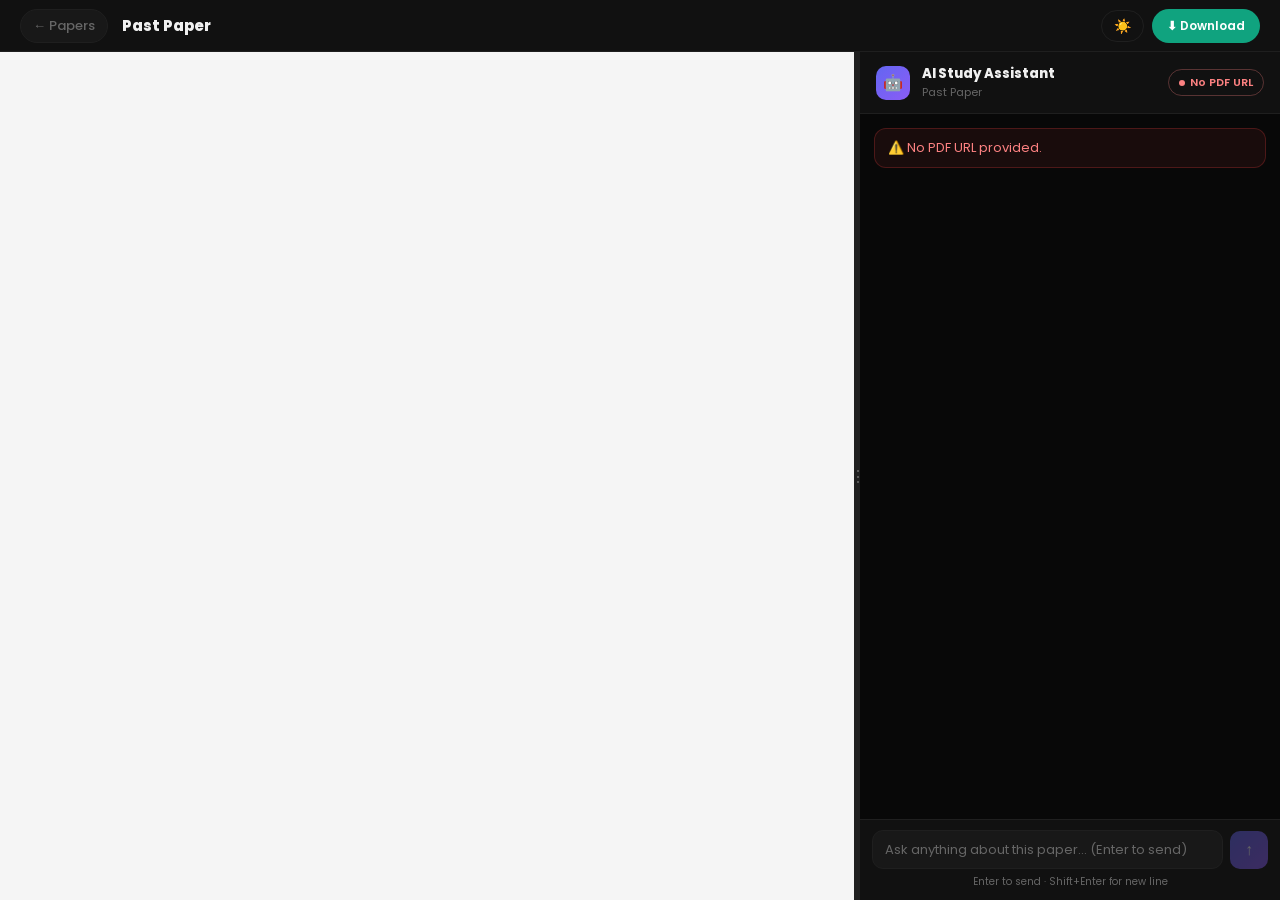
<file: frontend/paper-viewer.html>
<!DOCTYPE html>
<html lang="en">
<head>
  <meta charset="UTF-8">
  <meta name="viewport" content="width=device-width, initial-scale=1.0">
  <title>Paper Viewer — GCU Lahore</title>
  <link rel="icon" href="data:image/svg+xml,<svg xmlns='http://www.w3.org/2000/svg' viewBox='0 0 100 100'><text y='.9em' font-size='90'>📚</text></svg>">
  <link rel="stylesheet" href="shared.css">
  <style>
    html, body { height: 100%; overflow: hidden; }

    /* ── TOPBAR ── */
    .viewer-topbar {
      display: flex;
      align-items: center;
      gap: 14px;
      padding: 0 20px;
      height: 52px;
      background: var(--surface);
      border-bottom: 1px solid var(--border);
      flex-shrink: 0;
      z-index: 50;
    }

    .viewer-back {
      display: flex;
      align-items: center;
      gap: 6px;
      color: var(--muted);
      font-size: 13px;
      font-weight: 500;
      text-decoration: none;
      padding: 6px 12px;
      border-radius: var(--radius-pill);
      border: 1px solid var(--border);
      background: var(--surface2);
      transition: color var(--t), border-color var(--t);
      flex-shrink: 0;
    }

    .viewer-back:hover { color: var(--text); border-color: var(--accent); }

    .viewer-info    { flex: 1; min-width: 0; }
    .viewer-subject {
      font-family: var(--font-display);
      font-size: 15px;
      font-weight: 800;
      white-space: nowrap;
      overflow: hidden;
      text-overflow: ellipsis;
    }
    .viewer-meta { font-size: 11px; color: var(--muted); margin-top: 1px; }

    .viewer-actions { display: flex; align-items: center; gap: 8px; flex-shrink: 0; }

    .viewer-btn {
      display: flex;
      align-items: center;
      gap: 6px;
      padding: 7px 14px;
      border-radius: var(--radius-pill);
      font-family: var(--font-body);
      font-size: 12px;
      font-weight: 600;
      cursor: pointer;
      border: 1px solid var(--border);
      background: var(--surface2);
      color: var(--text);
      text-decoration: none;
      transition: border-color var(--t);
    }

    .viewer-btn:hover      { border-color: var(--accent); }
    .viewer-btn--dl        { background: var(--accent); color: #fff; border-color: transparent; }
    .viewer-btn--dl:hover  { opacity: .88; }

    /* ── SPLIT ── */
    .viewer-body {
      display: flex;
      height: calc(100vh - 52px);
      overflow: hidden;
    }

    .pdf-panel {
      flex: 1;
      min-width: 0;
      display: flex;
      flex-direction: column;
      border-right: 1px solid var(--border);
    }

    .pdf-panel iframe { flex: 1; width: 100%; border: none; background: #f5f5f5; }

    /* resize handle */
    .resize-handle {
      width: 5px;
      background: var(--border);
      cursor: col-resize;
      flex-shrink: 0;
      transition: background var(--t);
      position: relative;
      z-index: 10;
    }

    .resize-handle:hover,
    .resize-handle.dragging { background: var(--accent); }

    .resize-handle::after {
      content: '⋮';
      position: absolute;
      top: 50%;
      left: 50%;
      transform: translate(-50%,-50%);
      color: var(--muted);
      font-size: 16px;
      pointer-events: none;
    }

    /* ── AI PANEL ── */
    .ai-panel {
      width: 420px;
      min-width: 300px;
      max-width: 680px;
      display: flex;
      flex-direction: column;
      background: var(--bg);
      flex-shrink: 0;
    }

    .ai-header {
      display: flex;
      align-items: center;
      gap: 12px;
      padding: 12px 16px;
      border-bottom: 1px solid var(--border);
      background: var(--surface);
      flex-shrink: 0;
    }

    .ai-header-icon {
      width: 34px;
      height: 34px;
      border-radius: 10px;
      background: linear-gradient(135deg, #6366f1, #8b5cf6);
      display: flex;
      align-items: center;
      justify-content: center;
      font-size: 16px;
      flex-shrink: 0;
    }

    .ai-header-text h3 { font-family: var(--font-display); font-size: 13px; font-weight: 800; }
    .ai-header-text p  { font-size: 11px; color: var(--muted); }

    /* indexing status badge */
    .index-badge {
      margin-left: auto;
      display: flex;
      align-items: center;
      gap: 5px;
      font-size: 11px;
      font-weight: 600;
      padding: 4px 10px;
      border-radius: var(--radius-pill);
      border: 1px solid var(--border);
    }

    .index-badge.indexing { color: #f59e0b; border-color: rgba(245,158,11,.3); }
    .index-badge.ready    { color: var(--accent); border-color: rgba(16,163,127,.3); }
    .index-badge.error    { color: #fc8181; border-color: rgba(252,129,129,.3); }

    .index-dot {
      width: 6px;
      height: 6px;
      border-radius: 50%;
      background: currentColor;
    }

    .index-badge.indexing .index-dot { animation: pulse 1s infinite; }

    @keyframes pulse { 0%,100%{opacity:1} 50%{opacity:.3} }

    /* messages */
    .ai-messages {
      flex: 1;
      overflow-y: auto;
      padding: 14px;
      display: flex;
      flex-direction: column;
      gap: 12px;
      scroll-behavior: smooth;
    }

    /* welcome */
    .ai-welcome {
      display: flex;
      flex-direction: column;
      align-items: center;
      justify-content: center;
      text-align: center;
      height: 100%;
      gap: 12px;
      padding: 20px;
    }

    .ai-welcome-icon {
      width: 56px;
      height: 56px;
      border-radius: 16px;
      background: linear-gradient(135deg, #6366f1, #8b5cf6);
      display: flex;
      align-items: center;
      justify-content: center;
      font-size: 26px;
    }

    .ai-welcome h3 { font-family: var(--font-display); font-size: 17px; font-weight: 800; }
    .ai-welcome p  { color: var(--muted); font-size: 12px; line-height: 1.6; max-width: 260px; }

    .ai-chips { display: flex; flex-direction: column; gap: 6px; width: 100%; max-width: 280px; }

    .ai-chip {
      background: var(--surface);
      border: 1px solid var(--border);
      border-radius: var(--radius-md);
      padding: 9px 13px;
      font-size: 12px;
      color: var(--muted);
      cursor: pointer;
      text-align: left;
      font-family: var(--font-body);
      transition: border-color var(--t), color var(--t);
      line-height: 1.4;
    }

    .ai-chip:hover { border-color: #6366f1; color: var(--text); }

    /* messages */
    .msg { display: flex; gap: 8px; align-items: flex-start; animation: fadeUp .25s var(--ease) both; }
    .msg--user { flex-direction: row-reverse; }

    .msg-avatar {
      width: 26px;
      height: 26px;
      border-radius: 8px;
      display: flex;
      align-items: center;
      justify-content: center;
      font-size: 13px;
      flex-shrink: 0;
      background: var(--surface2);
    }

    .msg--assistant .msg-avatar { background: linear-gradient(135deg,#6366f1,#8b5cf6); }

    .msg-bubble {
      max-width: 88%;
      padding: 9px 13px;
      border-radius: 13px;
      font-size: 13px;
      line-height: 1.65;
    }

    .msg--user .msg-bubble {
      background: var(--accent);
      color: #fff;
      border-bottom-right-radius: 3px;
    }

    .msg--assistant .msg-bubble {
      background: var(--surface);
      border: 1px solid var(--border);
      border-bottom-left-radius: 3px;
      color: var(--text);
    }

    .msg-bubble--error {
      background: rgba(229,62,62,.08);
      border: 1px solid rgba(229,62,62,.25);
      color: #fc8181;
      border-radius: 12px;
      padding: 9px 13px;
      font-size: 13px;
    }

    /* markdown */
    .msg-bubble strong { font-weight: 700; }
    .msg-bubble em     { font-style: italic; }
    .msg-bubble code   { background: rgba(0,0,0,.25); padding: 1px 5px; border-radius: 4px; font-family: monospace; font-size: 12px; }
    .msg--user .msg-bubble code { background: rgba(255,255,255,.2); }
    .msg-bubble ul, .msg-bubble ol { padding-left: 16px; margin: 5px 0; }
    .msg-bubble li   { margin-bottom: 3px; }
    .msg-bubble p    { margin-bottom: 6px; }
    .msg-bubble p:last-child { margin-bottom: 0; }
    .msg-bubble h4   { font-family: var(--font-display); font-weight: 800; font-size: 13px; margin: 8px 0 3px; }

    /* typing */
    .typing-bubble { display:flex; align-items:center; gap:4px; padding:12px 14px; }
    .typing-bubble span { width:6px; height:6px; border-radius:50%; background:var(--muted); animation:bounce .9s infinite; }
    .typing-bubble span:nth-child(2) { animation-delay:.15s; }
    .typing-bubble span:nth-child(3) { animation-delay:.30s; }
    @keyframes bounce { 0%,80%,100%{transform:translateY(0)} 40%{transform:translateY(-5px)} }

    /* input area */
    .ai-input-area {
      border-top: 1px solid var(--border);
      padding: 10px 12px;
      background: var(--surface);
      flex-shrink: 0;
    }

    .ai-input-row { display: flex; gap: 7px; align-items: flex-end; }

    #aiInput {
      flex: 1;
      background: var(--surface2);
      border: 1px solid var(--border);
      border-radius: 11px;
      color: var(--text);
      font-family: var(--font-body);
      font-size: 13px;
      padding: 9px 12px;
      outline: none;
      resize: none;
      min-height: 38px;
      max-height: 130px;
      line-height: 1.5;
      transition: border-color var(--t);
    }

    #aiInput:focus { border-color: #6366f1; }
    #aiInput::placeholder { color: var(--muted); }

    .ai-send {
      width: 38px;
      height: 38px;
      border-radius: 10px;
      background: linear-gradient(135deg,#6366f1,#8b5cf6);
      border: none;
      color: #fff;
      font-size: 16px;
      cursor: pointer;
      display: flex;
      align-items: center;
      justify-content: center;
      flex-shrink: 0;
      transition: opacity var(--t), transform var(--t);
    }

    .ai-send:hover             { opacity: .88; transform: scale(1.05); }
    .ai-send:disabled          { opacity: .35; cursor: default; transform: none; }

    .ai-input-hint { font-size: 10px; color: var(--muted); margin-top: 5px; text-align: center; }
    /* ── Table styles inside AI bubble ── */
.msg-bubble table {
  width: 100%;
  border-collapse: collapse;
  margin: 10px 0;
  font-size: 12px;
}

.msg-bubble th,
.msg-bubble td {
  border: 1px solid var(--border);
  padding: 7px 10px;
  text-align: left;
  line-height: 1.4;
}

.msg-bubble th {
  background: var(--accent-dim);
  color: var(--accent);
  font-weight: 700;
  font-family: var(--font-display);
}

.msg-bubble tr:nth-child(even) td {
  background: rgba(255,255,255,.02);
}

.msg-bubble h2, .msg-bubble h3, .msg-bubble h4 {
  font-family: var(--font-display);
  font-weight: 800;
  margin: 12px 0 5px;
  color: var(--text);
}

.msg-bubble h4 { font-size: 13px; }
.msg-bubble h3 { font-size: 14px; }
.msg-bubble h2 { font-size: 15px; }
    /* mobile */
    @media (max-width: 768px) {
      .viewer-body   { flex-direction: column; }
      .pdf-panel     { height: 45vh; flex: none; border-right: none; border-bottom: 1px solid var(--border); }
      .resize-handle { display: none; }
      .ai-panel      { width: 100%; min-width: 0; max-width: none; height: 55vh; }
    }
  </style>
</head>
<body>

  <!-- TOPBAR -->
  <div class="viewer-topbar">
    <a href="papers.html" class="viewer-back">← Papers</a>
    <div class="viewer-info">
      <div class="viewer-subject" id="topbarSubject">Loading…</div>
      <div class="viewer-meta"   id="topbarMeta"></div>
    </div>
    <div class="viewer-actions">
      <button class="theme-btn" onclick="toggleTheme()" id="themeBtn">☀️</button>
      <a id="downloadBtn" href="#" target="_blank" class="viewer-btn viewer-btn--dl">⬇ Download</a>
    </div>
  </div>

  <!-- BODY -->
  <div class="viewer-body" id="viewerBody">

    <!-- PDF -->
    <div class="pdf-panel" id="pdfPanel">
      <iframe id="pdfFrame" src="" title="Paper PDF"></iframe>
    </div>

    <!-- HANDLE -->
    <div class="resize-handle" id="resizeHandle"></div>

    <!-- AI -->
    <div class="ai-panel" id="aiPanel">

      <div class="ai-header">
        <div class="ai-header-icon">🤖</div>
        <div class="ai-header-text">
          <h3>AI Study Assistant</h3>
          <p id="aiHeaderSub">Powered by modern AI</p>
        </div>
        <!-- Indexing status -->
        <div class="index-badge indexing" id="indexBadge">
          <div class="index-dot"></div>
          <span id="indexLabel">Indexing…</span>
        </div>
      </div>

      <div class="ai-messages" id="aiMessages"></div>

      <div class="ai-input-area">
        <div class="ai-input-row">
          <textarea
            id="aiInput"
            placeholder="Ask anything about this paper… (Enter to send)"
            rows="1"
            disabled
          ></textarea>
          <button class="ai-send" id="aiSendBtn" onclick="sendMessage()" disabled>↑</button>
        </div>
        <div class="ai-input-hint">Enter to send · Shift+Enter for new line</div>
      </div>

    </div>
  </div>

  <script src="config.js"></script>
  <script>

    // ============================================================
    // URL PARAMS
    // ============================================================
    const params  = new URLSearchParams(window.location.search);
    const pdfUrl  = params.get("pdf")      || "";
    const subject = params.get("subject")  || "Past Paper";
    const dept    = params.get("dept")     || "";
    const sem     = params.get("semester") || "";

    document.getElementById("topbarSubject").textContent = subject;
    document.getElementById("topbarMeta").textContent =
      [dept, sem ? `Semester ${sem}` : ""].filter(Boolean).join(" · ");
    document.getElementById("aiHeaderSub").textContent =
      subject.length > 28 ? subject.slice(0, 28) + "…" : subject;
    document.title = `${subject} — GCU Papers`;

    if (pdfUrl) {
      document.getElementById("pdfFrame").src =
        `https://mozilla.github.io/pdf.js/web/viewer.html?file=${encodeURIComponent(pdfUrl)}`;
      document.getElementById("downloadBtn").href = pdfUrl;
    }

    // ============================================================
    // THEME
    // ============================================================
    function toggleTheme() {
      const isLight = document.body.classList.toggle("light");
      localStorage.setItem("theme", isLight ? "light" : "dark");
      document.getElementById("themeBtn").textContent = isLight ? "🌙" : "☀️";
    }

    if (localStorage.getItem("theme") === "light") {
      document.body.classList.add("light");
      document.getElementById("themeBtn").textContent = "🌙";
    }

    // ============================================================
    // RESIZE HANDLE
    // ============================================================
    const handle   = document.getElementById("resizeHandle");
    const pdfPanel = document.getElementById("pdfPanel");
    const aiPanel  = document.getElementById("aiPanel");
    const body     = document.getElementById("viewerBody");
    let   dragging = false;

    handle.addEventListener("mousedown", () => {
      dragging = true;
      handle.classList.add("dragging");
      document.body.style.userSelect = document.body.style.pointerEvents = "none";
    });

    document.addEventListener("mousemove", (e) => {
      if (!dragging) return;
      const rect   = body.getBoundingClientRect();
      const newPdf = e.clientX - rect.left;
      const newAi  = rect.width - newPdf - 5;
      if (newPdf < 280 || newAi < 280) return;
      pdfPanel.style.flex  = "none";
      pdfPanel.style.width = newPdf + "px";
      aiPanel.style.width  = newAi  + "px";
    });

    document.addEventListener("mouseup", () => {
      if (!dragging) return;
      dragging = false;
      handle.classList.remove("dragging");
      document.body.style.userSelect = document.body.style.pointerEvents = "";
    });

    // ============================================================
    // INDEXING — call backend to index this PDF
    // ============================================================
    async function indexPaper() {
      setIndexStatus("indexing", "Indexing PDF…");

      try {
        const res  = await fetch(`${CONFIG.API_URL}/api/rag/index`, {
          method:  "POST",
          headers: { "Content-Type": "application/json" },
          body: JSON.stringify({
            pdf_url:    pdfUrl,
            subject:    subject,
            department: dept,
            semester:   sem,
          }),
        });

        const data = await res.json();

        if (!res.ok) throw new Error(data.detail || "Indexing failed");

        const wasAlready = data.status === "already_indexed";
        setIndexStatus("ready", wasAlready ? "Ready" : `Ready · ${data.chunks} chunks`);
        enableInput();
        renderWelcome();

      } catch (err) {
        setIndexStatus("error", "Index failed");
        appendMessage("error", `⚠️ Could not index this paper: ${err.message}`);
        console.error(err);
      }
    }

    function setIndexStatus(state, label) {
      const badge = document.getElementById("indexBadge");
      const lbl   = document.getElementById("indexLabel");
      badge.className = `index-badge ${state}`;
      lbl.textContent = label;
    }

    function enableInput() {
      document.getElementById("aiInput").disabled   = false;
      document.getElementById("aiSendBtn").disabled = false;
      document.getElementById("aiInput").placeholder =
        "Ask anything about this paper… (Enter to send)";
    }

    // ============================================================
    // WELCOME SCREEN
    // ============================================================
    function renderWelcome() {
      document.getElementById("aiMessages").innerHTML = `
        <div class="ai-welcome">
          <div class="ai-welcome-icon">🤖</div>
          <h3>Ask Anything</h3>
          <p>
            I've read <strong>${subject}</strong> and I'm ready to explain
            any question from this paper step by step.
          </p>
          <div class="ai-chips">
            <button class="ai-chip" onclick="fillInput(this)">Explain question 1 step by step</button>
            <button class="ai-chip" onclick="fillInput(this)">What are the key topics in this paper?</button>
            <button class="ai-chip" onclick="fillInput(this)">What formula or concept is tested here?</button>
            <button class="ai-chip" onclick="fillInput(this)">Summarise what I need to study for this exam</button>
          </div>
        </div>
      `;
    }

    function fillInput(el) {
      const input = document.getElementById("aiInput");
      input.value = el.textContent.trim();
      input.focus();
      autoResize(input);
    }

    // ============================================================
    // CHAT
    // ============================================================
    function appendMessage(role, content) {
      const msgs    = document.getElementById("aiMessages");
      const welcome = msgs.querySelector(".ai-welcome");
      if (welcome) welcome.remove();

      const div = document.createElement("div");

      if (role === "user") {
        div.className = "msg msg--user";
        div.innerHTML = `
          <div class="msg-bubble">${escHtml(content)}</div>
          <div class="msg-avatar">👤</div>
        `;
      } else if (role === "assistant") {
        div.className = "msg msg--assistant";
        div.innerHTML = `
          <div class="msg-avatar">🤖</div>
          <div class="msg-bubble" id="streaming-bubble"></div>
        `;
      } else {
        div.innerHTML = `<div class="msg-bubble--error">${content}</div>`;
      }

      msgs.appendChild(div);
      msgs.scrollTop = msgs.scrollHeight;
      return div;
    }

    function showTyping() {
      const msgs = document.getElementById("aiMessages");
      const div  = document.createElement("div");
      div.className = "msg msg--assistant";
      div.id = "typing-indicator";
      div.innerHTML = `
        <div class="msg-avatar">🤖</div>
        <div class="msg-bubble typing-bubble"><span></span><span></span><span></span></div>
      `;
      msgs.appendChild(div);
      msgs.scrollTop = msgs.scrollHeight;
    }

    function removeTyping() {
      document.getElementById("typing-indicator")?.remove();
    }

    // ============================================================
    // SEND — calls backend /api/rag/ask and streams response
    // ============================================================
    async function sendMessage() {
      const input   = document.getElementById("aiInput");
      const sendBtn = document.getElementById("aiSendBtn");
      const question = input.value.trim();
      if (!question) return;

      input.value = "";
      autoResize(input);
      sendBtn.disabled = true;

      appendMessage("user", question);
      showTyping();

      try {
        const res = await fetch(`${CONFIG.API_URL}/api/rag/ask`, {
          method:  "POST",
          headers: { "Content-Type": "application/json" },
          body: JSON.stringify({
            pdf_url:    pdfUrl,
            question:   question,
            subject:    subject,
            department: dept,
            semester:   sem,
          }),
        });

        if (!res.ok) {
          const err = await res.json().catch(() => ({}));
          throw new Error(err.detail || `Server error ${res.status}`);
        }

        // ── Stream SSE response ──────────────────────────────
        removeTyping();
        const msgDiv   = appendMessage("assistant", "");
        const bubble   = msgDiv.querySelector("#streaming-bubble");
        const msgs     = document.getElementById("aiMessages");

        let rawText    = "";
        const reader   = res.body.getReader();
        const decoder  = new TextDecoder();

        while (true) {
          const { done, value } = await reader.read();
          if (done) break;

          const chunk = decoder.decode(value, { stream: true });

          // Parse SSE lines: "data: token\n\n"
          chunk.split("\n").forEach(line => {
            if (!line.startsWith("data: ")) return;
            const token = line.slice(6);
            if (token === "[DONE]") return;
            rawText += token;
            bubble.innerHTML = formatMd(rawText);
            msgs.scrollTop   = msgs.scrollHeight;
          });
        }

      } catch (err) {
        removeTyping();
        appendMessage("error", "⚠️ " + err.message);
        console.error(err);
      } finally {
        sendBtn.disabled = false;
        input.focus();
      }
    }

    // ============================================================
    // MARKDOWN FORMATTER
    // ============================================================
    function formatMd(text) {
  return text
    // Escape HTML first
    .replace(/&/g, "&amp;").replace(/</g, "&lt;").replace(/>/g, "&gt;")

    // Headers
    .replace(/^###\s(.+)$/gm, "<h4>$1</h4>")
    .replace(/^##\s(.+)$/gm,  "<h3>$1</h3>")
    .replace(/^#\s(.+)$/gm,   "<h2>$1</h2>")

    // Bold and italic
    .replace(/\*\*(.*?)\*\*/g, "<strong>$1</strong>")
    .replace(/\*(.*?)\*/g,     "<em>$1</em>")

    // Inline code
    .replace(/`([^`\n]+)`/g, "<code>$1</code>")

    // ── Table rendering ──────────────────────────────────────
    // Gemini returns tables with || separators
    // Convert "|| col1 | col2 ||" style rows to HTML table
    .replace(/((?:\|.+\|\n?)+)/g, (match) => {
      const rows = match.trim().split("\n").filter(r => r.trim());
      let html = "<table>";
      rows.forEach((row, i) => {
        // Clean leading/trailing pipes
        const cells = row
          .replace(/^\|+|\|+$/g, "")
          .split("|")
          .map(c => c.trim())
          .filter(c => c && !/^[-\s]+$/.test(c)); // skip divider rows

        if (!cells.length) return;

        const tag  = i === 0 ? "th" : "td";
        const wrap = i === 0 ? "thead" : "tbody";
        html += `<tr>${cells.map(c => `<${tag}>${c}</${tag}>`).join("")}</tr>`;
      });
      html += "</table>";
      return html;
    })

    // Numbered lists
    .replace(/^\d+\.\s(.+)$/gm, "<li>$1</li>")
    // Bullet lists
    .replace(/^[-•*]\s(.+)$/gm, "<li>$1</li>")
    // Wrap consecutive li tags
    .replace(/(<li>.*?<\/li>\n?)+/gs, "<ul>$&</ul>")

    // Paragraphs
    .replace(/\n\n/g, "</p><p>")
    .replace(/\n/g,   "<br>")
    .replace(/^(?!<)/, "<p>")
    .replace(/(?<!>)$/, "</p>")

    // Clean up empty paragraphs
    .replace(/<p><\/p>/g, "")
    .replace(/<p>(<h[2-4]>)/g, "$1")
    .replace(/(<\/h[2-4]>)<\/p>/g, "$1");
}

    function escHtml(s) {
      return s.replace(/&/g,"&amp;").replace(/</g,"&lt;").replace(/>/g,"&gt;");
    }

    // ============================================================
    // INPUT HELPERS
    // ============================================================
    function autoResize(el) {
      el.style.height = "auto";
      el.style.height = Math.min(el.scrollHeight, 130) + "px";
    }

    document.addEventListener("DOMContentLoaded", () => {
      const input = document.getElementById("aiInput");
      input.addEventListener("input", () => autoResize(input));
      input.addEventListener("keydown", (e) => {
        if (e.key === "Enter" && !e.shiftKey) {
          e.preventDefault();
          sendMessage();
        }
      });

      // Start indexing when page loads
      if (pdfUrl) indexPaper();
      else {
        setIndexStatus("error", "No PDF URL");
        appendMessage("error", "⚠️ No PDF URL provided.");
      }
    });

  </script>
</body>
</html>
</file>
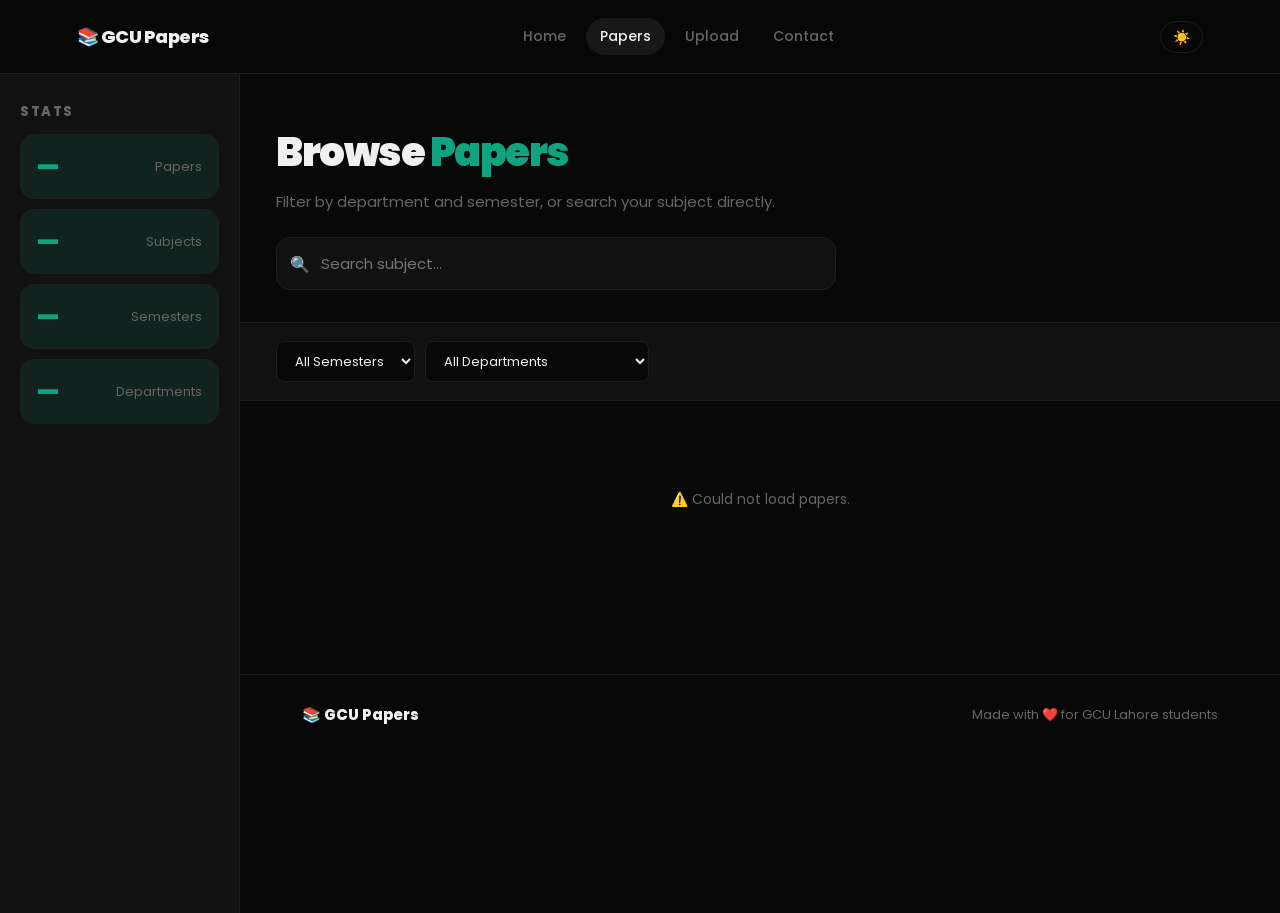
<file: frontend/papers.html>
<!DOCTYPE html>
<html lang="en">
<head>
  <meta charset="UTF-8">
  <meta name="viewport" content="width=device-width, initial-scale=1.0">
  <title>Browse Papers — GCU Lahore</title>
  <link rel="icon" href="data:image/svg+xml,<svg xmlns='http://www.w3.org/2000/svg' viewBox='0 0 100 100'><text y='.9em' font-size='90'>📚</text></svg>">
  <link rel="stylesheet" href="shared.css">
  <script src="https://accounts.google.com/gsi/client" async defer></script>
  <style>
    /* ── LAYOUT ── */
    .page-layout {
      display: grid;
      grid-template-columns: 240px 1fr;
      min-height: calc(100vh - 61px);
    }

    @media (max-width: 860px) {
      .page-layout { grid-template-columns: 1fr; }
      .sidebar { display: none; }
    }

    /* ── SIDEBAR ── */
    .sidebar {
      background: var(--surface);
      border-right: 1px solid var(--border);
      padding: 28px 20px;
      position: sticky;
      top: 61px;
      height: calc(100vh - 61px);
      overflow-y: auto;
      display: flex;
      flex-direction: column;
      gap: 28px;
    }

    .sidebar-title {
      font-family: var(--font-display);
      font-size: 13px;
      font-weight: 800;
      letter-spacing: 1.5px;
      text-transform: uppercase;
      color: var(--muted);
      margin-bottom: 12px;
    }

    .stat-pill {
      background: var(--accent-dim);
      border: 1px solid var(--border);
      border-radius: var(--radius-md);
      padding: 14px 16px;
      display: flex;
      justify-content: space-between;
      align-items: center;
      margin-bottom: 10px;
    }

    .stat-pill strong {
      font-family: var(--font-display);
      font-size: 24px;
      font-weight: 900;
      color: var(--accent);
    }

    .stat-pill span { color: var(--muted); font-size: 13px; }

    /* ── MAIN ── */
    .main-col { overflow-x: hidden; }

    /* ── PAGE HERO ── */
    .page-hero {
      padding: 48px 36px 32px;
      border-bottom: 1px solid var(--border);
    }

    .page-hero h1 {
      font-family: var(--font-display);
      font-size: clamp(26px, 4vw, 40px);
      font-weight: 900;
      letter-spacing: -1.5px;
      margin-bottom: 8px;
    }

    .page-hero h1 span { color: var(--accent); }
    .page-hero p { color: var(--muted); font-size: 15px; margin-bottom: 24px; }

    .search-wrap {
      max-width: 560px;
      position: relative;
    }

    .search-wrap input {
      width: 100%;
      padding: 14px 18px 14px 44px;
      background: var(--surface);
      border: 1px solid var(--border);
      border-radius: var(--radius-md);
      color: var(--text);
      font-family: var(--font-body);
      font-size: 15px;
      outline: none;
      transition: border-color var(--t);
    }

    .search-wrap input:focus { border-color: var(--accent); }

    .search-icon {
      position: absolute;
      left: 14px;
      top: 50%;
      transform: translateY(-50%);
      color: var(--muted);
      pointer-events: none;
    }

    /* ── TOOLBAR ── */
    .toolbar {
      display: flex;
      align-items: center;
      gap: 10px;
      padding: 18px 36px;
      border-bottom: 1px solid var(--border);
      flex-wrap: wrap;
      background: var(--surface);
      position: sticky;
      top: 61px;
      z-index: 10;
    }

    .toolbar select {
      background: var(--bg);
      color: var(--text);
      border: 1px solid var(--border);
      border-radius: var(--radius-sm);
      padding: 9px 14px;
      font-family: var(--font-body);
      font-size: 13px;
      outline: none;
      cursor: pointer;
      transition: border-color var(--t);
    }

    .toolbar select:focus { border-color: var(--accent); }

    #resultCount { margin-left: auto; color: var(--muted); font-size: 13px; }

    /* ── GRID ── */
    .papers-grid {
      display: grid;
      grid-template-columns: repeat(auto-fill, minmax(280px, 1fr));
      gap: 18px;
      padding: 28px 36px 20px;
    }

    /* ── CARD ── */
    .paper-card {
      background: var(--surface);
      border: 1px solid var(--border);
      border-radius: var(--radius-lg);
      padding: 22px;
      display: flex;
      flex-direction: column;
      gap: 10px;
      justify-content: space-between;
      transition: border-color var(--t), transform var(--t);
    }

    .paper-card:hover { border-color: var(--accent-glow); transform: translateY(-3px); }

    .card-top { display: flex; gap: 7px; flex-wrap: wrap; }

    .badge {
      font-size: 11px;
      font-weight: 700;
      padding: 4px 10px;
      border-radius: var(--radius-pill);
    }

    .badge-sem  { background: var(--accent-dim); color: var(--accent); }
    .badge-year { background: transparent; color: var(--muted); border: 1px solid var(--border); }
    .badge-dept { background: rgba(167,139,250,.1); color: #a78bfa; }

    .card-title {
      font-family: var(--font-display);
      font-size: 16px;
      font-weight: 800;
      line-height: 1.3;
    }

    .card-type { color: var(--muted); font-size: 13px; }

    .card-buttons { display: flex; gap: 9px; margin-top: 4px; }

    .btn-view     { flex:1; padding:10px; border:none; border-radius:var(--radius-sm); background:var(--surface2); color:var(--text); border:1px solid var(--border); font-family:var(--font-body); font-size:13px; font-weight:600; cursor:pointer; transition:opacity var(--t); }
    .btn-download { flex:1; padding:10px; border:none; border-radius:var(--radius-sm); background:var(--accent); color:#fff; font-family:var(--font-body); font-size:13px; font-weight:600; cursor:pointer; transition:opacity var(--t); }
    .btn-view:hover, .btn-download:hover { opacity: .85; }

    /* ── PAGINATION ── */
    #pagination {
      display: flex;
      justify-content: center;
      align-items: center;
      gap: 14px;
      padding: 24px 0 60px;
    }

    .page-info { color: var(--muted); font-size: 14px; }

    /* ── STATE MSG ── */
    .state-msg { color: var(--muted); font-size: 14px; padding: 60px 0; text-align: center; grid-column: 1/-1; }

    /* ── MODALS ── */
    .modal-overlay {
      position: fixed;
      inset: 0;
      background: rgba(0,0,0,.8);
      display: none;
      justify-content: center;
      align-items: center;
      z-index: 999;
    }

    .modal-overlay.active { display: flex; }

    .modal-box {
      width: 96%;
      height: 92vh;
      background: var(--surface);
      border: 1px solid var(--border);
      border-radius: 18px;
      overflow: hidden;
      display: flex;
      flex-direction: column;
    }

    .modal-box--form {
      height: auto;
      max-width: 520px;
      max-height: 92vh;
      overflow-y: auto;
    }

    .modal-header {
      display: flex;
      justify-content: space-between;
      align-items: center;
      padding: 16px 22px;
      border-bottom: 1px solid var(--border);
      font-family: var(--font-display);
      font-weight: 800;
      position: sticky;
      top: 0;
      background: var(--surface);
      z-index: 1;
    }

    .modal-close {
      background: none;
      border: none;
      color: var(--muted);
      font-size: 22px;
      cursor: pointer;
      transition: color var(--t);
      line-height: 1;
    }

    .modal-close:hover { color: var(--text); }

    #pdfViewer { flex: 1; width: 100%; border: none; background: #fff; }

    /* ── UPLOAD FORM ── */
    .upload-form { padding: 24px; display: flex; flex-direction: column; gap: 18px; }
    .form-row { display: flex; flex-direction: column; gap: 6px; }
    .form-row--2col { display: grid; grid-template-columns: 1fr 1fr; gap: 14px; }

    .form-row label {
      font-size: 13px;
      color: var(--muted);
      display: flex;
      flex-direction: column;
      gap: 6px;
    }

    .upload-form input,
    .upload-form select {
      background: var(--bg);
      border: 1px solid var(--border);
      border-radius: var(--radius-sm);
      color: var(--text);
      font-family: var(--font-body);
      font-size: 14px;
      padding: 11px 14px;
      outline: none;
      transition: border-color var(--t);
    }

    .upload-form input:focus,
    .upload-form select:focus { border-color: var(--accent); }

    .upload-status { font-size: 13px; min-height: 20px; text-align: center; }
    .upload-status.success { color: var(--accent); }
    .upload-status.error   { color: var(--danger); }
    .upload-status.loading { color: var(--muted); }

    /* ── AUTH ── */
    #authSection { display: flex; align-items: center; }
    .user-info { display: flex; align-items: center; gap: 10px; }
    .user-avatar { width: 32px; height: 32px; border-radius: 50%; object-fit: cover; }
    .user-name { font-size: 14px; color: var(--muted); }
    .btn-upload { background: var(--accent); color: #fff; padding: 9px 18px; border-radius: var(--radius-pill); border: none; font-family: var(--font-body); font-size: 13px; font-weight: 600; cursor: pointer; }
    .btn-signout { background: transparent; color: var(--muted); border: 1px solid var(--border); padding: 8px 14px; border-radius: var(--radius-pill); font-family: var(--font-body); font-size: 13px; cursor: pointer; }
    .btn-card {
  flex: 1;
  padding: 10px 6px;
  border: none;
  border-radius: var(--radius-sm);
  font-family: var(--font-body);
  font-size: 12px;
  font-weight: 600;
  cursor: pointer;
  transition: opacity var(--t), transform var(--t);
  text-align: center;
  text-decoration: none;
  display: flex;
  align-items: center;
  justify-content: center;
  gap: 4px;
}
 
.btn-card:hover { opacity: .85; transform: translateY(-1px); }
.btn-view       { background: var(--surface2); color: var(--text); border: 1px solid var(--border); }
.btn-download   { background: var(--accent); color: #fff; }
/* ============================================================
   📱 COMPREHENSIVE MOBILE RESPONSIVENESS MEDIA QUERIES
   ============================================================ */

@media (max-width: 860px) {
  /* ── Layout & Structure Re-flow ── */
  .page-layout {
    grid-template-columns: 1fr;
    min-height: auto;
  }

  /* Make sidebar behave like an expandable summary row instead of hiding entirely */
  .sidebar {
    display: grid;
    grid-template-columns: repeat(2, 1fr);
    gap: 10px;
    padding: 16px;
    position: relative;
    top: 0;
    height: auto;
    border-right: none;
    border-bottom: 1px solid var(--border);
  }

  .sidebar-title {
    grid-column: 1 / -1;
    margin-bottom: 0;
    font-size: 11px;
  }

  .stat-pill {
    margin-bottom: 0;
    padding: 10px 12px;
  }

  .stat-pill strong {
    font-size: 18px;
  }

  /* ── Typography & Spacing Scale-down ── */
  .page-hero {
    padding: 24px 16px;
  }

  .page-hero p {
    font-size: 14px;
    margin-bottom: 16px;
  }

  /* ── Touch-Friendly Interactive Controls ── */
  .toolbar {
    padding: 12px 16px;
    position: sticky;
    top: 57px; /* Matches scaled down nav on mobile */
    z-index: 90;
    display: grid;
    grid-template-columns: 1fr 1fr;
    gap: 8px;
  }

  .toolbar select {
    width: 100%;
    padding: 11px; /* Taller touch targets */
    font-size: 14px;
    text-align: center;
  }

  #resultCount {
    grid-column: 1 / -1;
    margin-left: 0;
    text-align: center;
    font-size: 12px;
  }

  /* ── Responsive Papers Grid ── */
  .papers-grid {
    grid-template-columns: 1fr; /* Stack items neatly in full-width blocks */
    gap: 14px;
    padding: 16px;
  }

  .paper-card {
    padding: 18px;
  }

  /* ── Immersive Full-Screen Previews ── */
  .modal-box {
    width: 100%;
    height: 100% !important;
    max-height: 100vh;
    border-radius: 0;
    border: none;
  }

  .modal-box--form {
    align-self: flex-end; /* Slides gracefully from the bottom like a native mobile drawer */
    border-radius: 20px 20px 0 0;
  }

  .upload-form {
    padding: 20px 16px 40px; /* Leaves safety spacing for bottom navigation lines */
  }

  .form-row--2col {
    grid-template-columns: 1fr; /* Convert multi-columns into readable vertical flows */
    gap: 12px;
  }
}

@media (max-width: 480px) {
  /* Scale metrics breakdown into single layout tiles on tiny devices */
  .sidebar {
    grid-template-columns: 1fr;
  }
  
  .card-buttons {
    flex-direction: column; /* Stacks view and download actions to eliminate micro-taps */
  }
}

/* ============================================================
   🧱 SHARED NAV FIXES FOR TOUCH ECOSYSTEMS (Add to shared.css or overrides)
   ============================================================ */

@media (max-width: 680px) {
  .nav {
    padding: 12px 16px;
  }

  /* Ensure active path markers show natively if your core link tags drop */
  .nav-links {
    gap: 4px;
  }

  .nav-links a {
    padding: 6px 10px;
    font-size: 13px;
  }

  .user-name, .profile-name {
    display: none; /* Strip textual names to fit the avatar and clear room on small displays */
  }
}
  </style>
</head>
<body>

  <!-- NAV -->
  <!-- ═══ UPDATED NAV — paste into index.html, papers.html, contact.html ═══ -->
<!-- Replace your existing <nav class="nav"> block with this -->

<nav class="nav">
  <div class="nav-logo">📚 GCU Papers</div>

  <div class="nav-links">
    <a href="index.html">Home</a>
    <a href="papers.html" class="active">Papers</a>
    <a href="upload.html">Upload</a>
    <a href="contact.html">Contact</a>
  </div>

  <div style="display:flex; align-items:center; gap:8px;">
    <div id="authSection">
      <div id="googleBtn"></div>
    </div>
    <button class="theme-btn" onclick="toggleTheme()" id="themeBtn">☀️</button>
  </div>
</nav>



  <div class="page-layout">

    <!-- SIDEBAR -->
    <aside class="sidebar">
      <div>
        <div class="sidebar-title">Stats</div>
        <div class="stat-pill">
          <strong id="statPapers">—</strong>
          <span>Papers</span>
        </div>
        <div class="stat-pill">
          <strong id="statSubjects">—</strong>
          <span>Subjects</span>
        </div>
        <div class="stat-pill">
          <strong id="statSemesters">—</strong>
          <span>Semesters</span>
        </div>
        <div class="stat-pill">
          <strong id="statDepts">—</strong>
          <span>Departments</span>
        </div>
      </div>
    </aside>

    <!-- MAIN -->
    <div class="main-col">

      <!-- Page Hero -->
      <div class="page-hero">
        <h1>Browse <span>Papers</span></h1>
        <p>Filter by department and semester, or search your subject directly.</p>
        <div class="search-wrap">
          <span class="search-icon">🔍</span>
          <input id="searchInput" type="text" placeholder="Search subject…" autocomplete="off">
        </div>
      </div>

      <!-- Toolbar -->
      <div class="toolbar">
        <select id="semesterFilter">
          <option value="">All Semesters</option>
          <option value="1">Semester 1</option>
          <option value="2">Semester 2</option>
          <option value="3">Semester 3</option>
          <option value="4">Semester 4</option>
          <option value="5">Semester 5</option>
          <option value="6">Semester 6</option>
          <option value="7">Semester 7</option>
          <option value="8">Semester 8</option>
        </select>

        <select id="deptFilter">
          <option value="">All Departments</option>
          <option value="BSCS">BS Computer Science</option>
          <option value="BSSE">BS Software Engineering</option>
          <option value="BSIT">BS Information Technology</option>
          <option value="BSAI">BS Artificial Intelligence</option>
          <option value="BSMATH">BS Mathematics</option>
          <option value="BSPHY">BS Physics</option>
          <option value="BSCHEM">BS Chemistry</option>
          <option value="BSECON">BS Economics</option>
          <option value="BSENG">BS English</option>
          <option value="BSURDU">BS Urdu</option>
          <option value="BSSTAT">BS Statistics</option>
          <option value="BSPSYCH">BS Psychology</option>
          <option value="BBA">BBA</option>
          <option value="OTHER">Other</option>
        </select>

        <span id="resultCount"></span>
      </div>

      <!-- Papers Grid -->
      <div class="papers-grid" id="papersGrid">
        <p class="state-msg">Loading papers…</p>
      </div>

      <!-- Pagination -->
      <div id="pagination"></div>

      <footer class="footer" style="border-top: 1px solid var(--border);">
        <div class="footer-logo">📚 GCU Papers</div>
        <p>Made with ❤️ for GCU Lahore students</p>
      </footer>

    </div>
  </div>

  <!-- PDF MODAL -->
  <div class="modal-overlay" id="pdfModal">
    <div class="modal-box">
      <div class="modal-header">
        <span id="pdfTitle">Paper Preview</span>
        <button class="modal-close" id="closeModal">✕</button>
      </div>
      <iframe id="pdfViewer" src=""></iframe>
    </div>
  </div>

  <!-- UPLOAD MODAL -->
  <div class="modal-overlay" id="uploadModal" style="z-index:1000;">
    <div class="modal-box modal-box--form">
      <div class="modal-header">
        <span>Upload a Paper</span>
        <button class="modal-close" onclick="closeUploadModal()">✕</button>
      </div>
      <form id="uploadForm" class="upload-form">
        <div class="form-row">
          <label>Subject Name
            <input type="text" name="subject" placeholder="e.g. Computer Networks" required>
          </label>
        </div>
        <div class="form-row form-row--2col">
          <label>Semester
            <select name="semester" required>
              <option value="">Select</option>
              <option value="1">1</option><option value="2">2</option>
              <option value="3">3</option><option value="4">4</option>
              <option value="5">5</option><option value="6">6</option>
              <option value="7">7</option><option value="8">8</option>
            </select>
          </label>
          <label>Year
            <input type="number" name="year" placeholder="2024" min="2000" max="2099" required>
          </label>
        </div>
        <div class="form-row form-row--2col">
          <label>Paper Type
            <select name="type" required>
              <option value="">Select</option>
              <option value="Mid Term">Mid Term</option>
              <option value="Final Term">Final Term</option>
            </select>
          </label>
          <label>Department
            <select name="department" required>
              <option value="">Select</option>
              <option value="BSCS">BS Computer Science</option>
              <option value="BSSE">BS Software Engineering</option>
              <option value="BSIT">BS Information Technology</option>
              <option value="BSAI">BS Artificial Intelligence</option>
              <option value="BSMATH">BS Mathematics</option>
              <option value="BSPHY">BS Physics</option>
              <option value="BSCHEM">BS Chemistry</option>
              <option value="BSECON">BS Economics</option>
              <option value="BSENG">BS English</option>
              <option value="BSURDU">BS Urdu</option>
              <option value="BSSTAT">BS Statistics</option>
              <option value="BSPSYCH">BS Psychology</option>
              <option value="BBA">BBA</option>
              <option value="OTHER">Other</option>
            </select>
          </label>
        </div>
        <div class="form-row">
          <label>PDF File (max 10MB)
            <input type="file" name="pdfFile" accept=".pdf" required>
          </label>
        </div>
        <p id="uploadStatus" class="upload-status"></p>
        <button type="submit" class="btn btn-primary" style="width:100%; padding:14px; justify-content:center;">
          Upload Paper
        </button>
      </form>
    </div>
  </div>

  <script src="config.js"></script>
  <script src="auth.js"></script>
  <script src="upload.js"></script>
  <script src="script.js"></script>

</body>
</html>
</file>
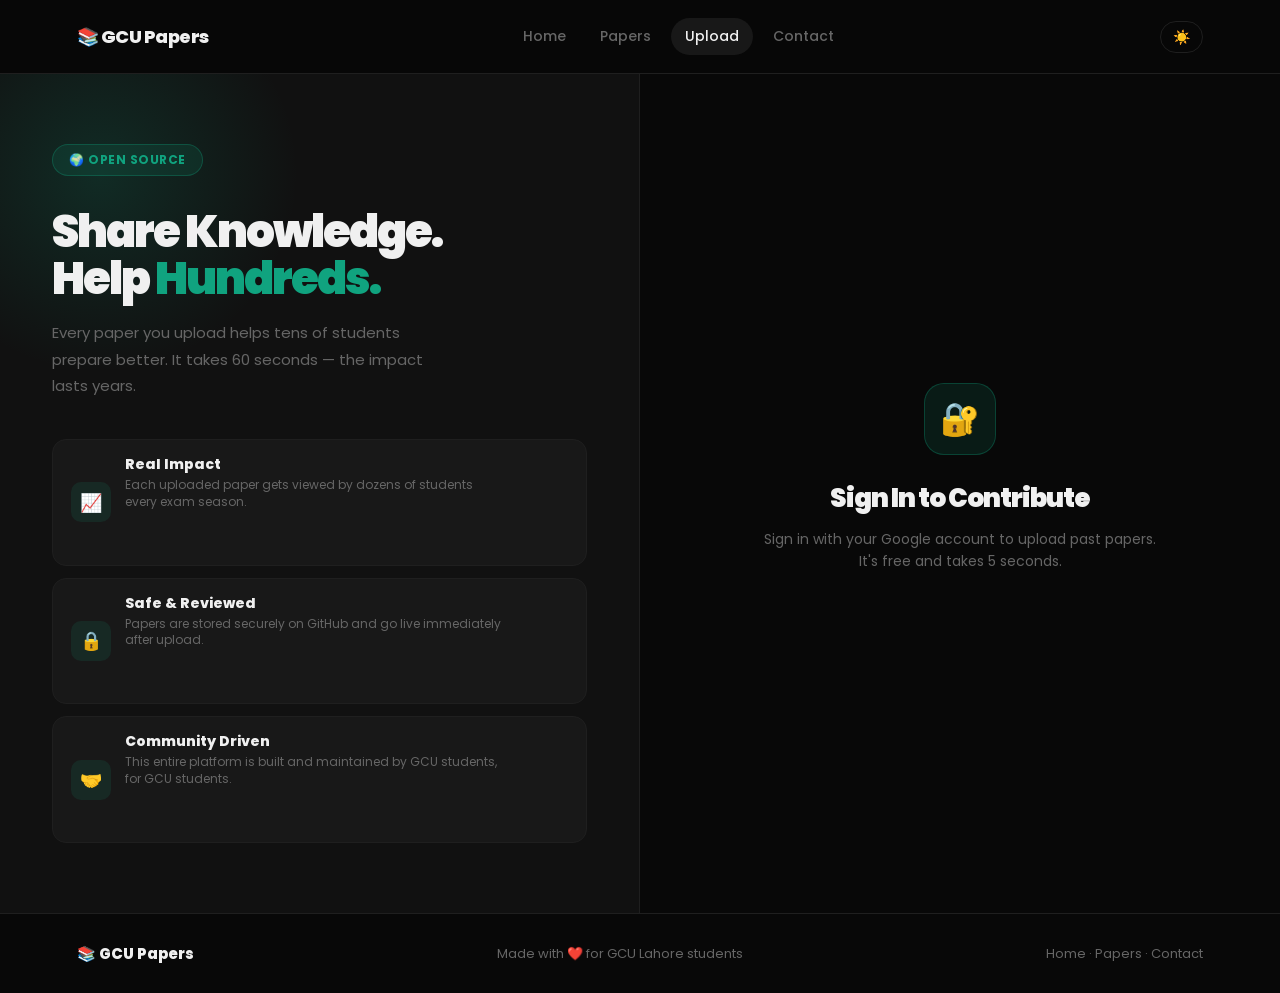
<file: frontend/upload.html>
<!DOCTYPE html>
<html lang="en">
<head>
  <meta charset="UTF-8">
  <meta name="viewport" content="width=device-width, initial-scale=1.0">
  <title>Upload Paper — GCU Lahore</title>
  <link rel="icon" href="data:image/svg+xml,<svg xmlns='http://www.w3.org/2000/svg' viewBox='0 0 100 100'><text y='.9em' font-size='90'>📚</text></svg>">
  <link rel="stylesheet" href="shared.css">
  <script src="https://accounts.google.com/gsi/client" async defer></script>
  <style>

    .upload-page {
      min-height: calc(100vh - 61px);
      display: grid;
      grid-template-columns: 1fr 1fr;
      gap: 0;
    }

    @media (max-width: 860px) {
      .upload-page { grid-template-columns: 1fr; }
      .upload-left  { display: none; }
    }

    /* ── LEFT — motivation panel ── */
    .upload-left {
      background: var(--surface);
      border-right: 1px solid var(--border);
      padding: 60px 52px;
      display: flex;
      flex-direction: column;
      justify-content: center;
      position: sticky;
      top: 61px;
      height: calc(100vh - 61px);
      overflow: hidden;
    }

    /* glowing orb bg */
    .upload-left::before {
      content: '';
      position: absolute;
      top: -100px;
      left: -100px;
      width: 400px;
      height: 400px;
      background: radial-gradient(circle, rgba(16,163,127,.18) 0%, transparent 70%);
      pointer-events: none;
    }

    .upload-left-inner { position: relative; z-index: 1; }

    .upload-tag {
      display: inline-flex;
      align-items: center;
      gap: 8px;
      background: var(--accent-dim);
      border: 1px solid rgba(16,163,127,.3);
      border-radius: var(--radius-pill);
      padding: 6px 16px;
      font-size: 12px;
      font-weight: 700;
      color: var(--accent);
      letter-spacing: .5px;
      text-transform: uppercase;
      margin-bottom: 32px;
    }

    .upload-left h1 {
      font-family: var(--font-display);
      font-size: clamp(32px, 3.5vw, 46px);
      font-weight: 900;
      letter-spacing: -2px;
      line-height: 1.05;
      margin-bottom: 18px;
    }

    .upload-left h1 em { font-style: normal; color: var(--accent); }

    .upload-left p {
      color: var(--muted);
      font-size: 15px;
      line-height: 1.75;
      margin-bottom: 40px;
      max-width: 380px;
    }

    /* Impact cards */
    .impact-cards { display: flex; flex-direction: column; gap: 12px; }

    .impact-card {
      display: flex;
      align-items: center;
      gap: 14px;
      background: var(--surface2);
      border: 1px solid var(--border);
      border-radius: var(--radius-md);
      padding: 14px 18px;
      transition: border-color var(--t);
    }

    .impact-card:hover { border-color: rgba(16,163,127,.3); }

    .impact-icon {
      width: 40px;
      height: 40px;
      border-radius: 10px;
      background: var(--accent-dim);
      display: flex;
      align-items: center;
      justify-content: center;
      font-size: 18px;
      flex-shrink: 0;
    }

    .impact-card h4 { font-family: var(--font-display); font-size: 14px; font-weight: 800; margin-bottom: 2px; }
    .impact-card p  { color: var(--muted); font-size: 12px; line-height: 1.4; }

    /* ── RIGHT — form panel ── */
    .upload-right {
      padding: 60px 52px;
      display: flex;
      flex-direction: column;
      justify-content: center;
    }

    @media (max-width: 860px) { .upload-right { padding: 40px 24px; } }

    /* Login gate — shown when not logged in */
    .login-gate {
      text-align: center;
      padding: 60px 20px;
    }

    .login-gate-icon {
      width: 72px;
      height: 72px;
      border-radius: 20px;
      background: var(--accent-dim);
      border: 1px solid rgba(16,163,127,.3);
      display: flex;
      align-items: center;
      justify-content: center;
      font-size: 32px;
      margin: 0 auto 24px;
    }

    .login-gate h2 {
      font-family: var(--font-display);
      font-size: 26px;
      font-weight: 900;
      letter-spacing: -1px;
      margin-bottom: 10px;
    }

    .login-gate p {
      color: var(--muted);
      font-size: 14px;
      line-height: 1.6;
      margin-bottom: 32px;
    }

    /* Form */
    .upload-form-wrap { display: none; }
    .upload-form-wrap.visible { display: block; }

    .upload-form-wrap h2 {
      font-family: var(--font-display);
      font-size: 28px;
      font-weight: 900;
      letter-spacing: -1px;
      margin-bottom: 6px;
    }

    .upload-form-wrap > p {
      color: var(--muted);
      font-size: 14px;
      margin-bottom: 36px;
    }

    .upload-form { display: flex; flex-direction: column; gap: 20px; }

    .form-group { display: flex; flex-direction: column; gap: 7px; }

    .form-group label {
      font-size: 13px;
      font-weight: 600;
      color: var(--muted);
      letter-spacing: .3px;
    }

    .form-group input,
    .form-group select {
      background: var(--surface);
      border: 1px solid var(--border);
      border-radius: var(--radius-md);
      color: var(--text);
      font-family: var(--font-body);
      font-size: 14px;
      padding: 13px 16px;
      outline: none;
      transition: border-color var(--t), box-shadow var(--t);
      width: 100%;
    }

    .form-group input:focus,
    .form-group select:focus {
      border-color: var(--accent);
      box-shadow: 0 0 0 3px var(--accent-dim);
    }

    .form-grid-2 { display: grid; grid-template-columns: 1fr 1fr; gap: 16px; }
    @media (max-width: 480px) { .form-grid-2 { grid-template-columns: 1fr; } }

    /* File drop zone */
    .file-zone {
      border: 2px dashed var(--border);
      border-radius: var(--radius-md);
      padding: 32px 20px;
      text-align: center;
      cursor: pointer;
      transition: border-color var(--t), background var(--t);
      position: relative;
      overflow: hidden;
    }

    .file-zone:hover,
    .file-zone.drag-over {
      border-color: var(--accent);
      background: var(--accent-dim);
    }

    .file-zone input[type="file"] {
      position: absolute;
      inset: 0;
      opacity: 0;
      cursor: pointer;
      width: 100%;
      height: 100%;
    }

    .file-zone-icon { font-size: 32px; margin-bottom: 10px; }

    .file-zone-text {
      font-size: 14px;
      font-weight: 600;
      margin-bottom: 4px;
    }

    .file-zone-sub { color: var(--muted); font-size: 12px; }

    .file-selected {
      display: none;
      align-items: center;
      gap: 10px;
      background: var(--accent-dim);
      border: 1px solid rgba(16,163,127,.3);
      border-radius: var(--radius-md);
      padding: 12px 16px;
      font-size: 13px;
      color: var(--accent);
      font-weight: 600;
      margin-top: 10px;
    }

    .file-selected.visible { display: flex; }

    /* Progress bar */
    .upload-progress {
      display: none;
      flex-direction: column;
      gap: 8px;
    }

    .upload-progress.visible { display: flex; }

    .progress-bar-wrap {
      background: var(--surface2);
      border-radius: var(--radius-pill);
      height: 6px;
      overflow: hidden;
    }

    .progress-bar-fill {
      height: 100%;
      background: var(--accent);
      border-radius: var(--radius-pill);
      width: 0%;
      transition: width .4s var(--ease);
    }

    .progress-label { font-size: 12px; color: var(--muted); }

    /* Status */
    .upload-status { font-size: 14px; text-align: center; min-height: 20px; font-weight: 500; }
    .upload-status.success { color: var(--accent); }
    .upload-status.error   { color: #e53e3e; }
    .upload-status.loading { color: var(--muted); }

    /* Success screen */
    .success-screen {
      display: none;
      flex-direction: column;
      align-items: center;
      text-align: center;
      gap: 16px;
      padding: 40px 0;
    }

    .success-screen.visible { display: flex; }

    .success-icon {
      width: 72px;
      height: 72px;
      border-radius: 50%;
      background: var(--accent-dim);
      border: 2px solid var(--accent);
      display: flex;
      align-items: center;
      justify-content: center;
      font-size: 32px;
      animation: pop .4s var(--ease);
    }

    @keyframes pop {
      0%   { transform: scale(0); }
      70%  { transform: scale(1.15); }
      100% { transform: scale(1); }
    }

    .success-screen h3 {
      font-family: var(--font-display);
      font-size: 24px;
      font-weight: 900;
    }

    .success-screen p { color: var(--muted); font-size: 14px; line-height: 1.6; }
/* ── LAYOUT ── */
    .upload-page {
      min-height: calc(100vh - 61px);
      display: grid;
      grid-template-columns: 1fr 1fr;
      gap: 0;
    }

    @media (max-width: 900px) {
      .upload-page { 
        grid-template-columns: 1fr; 
      }
      /* Hide the desktop panel illustration variant to save viewport real estate */
      .upload-left { 
        display: none !important; 
      }
    }

    /* ── LEFT — motivation panel ── */
    .upload-left {
      background: var(--surface);
      border-right: 1px solid var(--border);
      padding: 60px 52px;
      display: flex;
      flex-direction: column;
      justify-content: center;
      position: sticky;
      top: 61px;
      height: calc(100vh - 61px);
      overflow: hidden;
    }

    /* glowing orb bg */
    .upload-left::before {
      content: '';
      position: absolute;
      top: -100px;
      left: -100px;
      width: 400px;
      height: 400px;
      background: radial-gradient(circle, rgba(16,163,127,.18) 0%, transparent 70%);
      pointer-events: none;
    }

    .upload-left-inner { position: relative; z-index: 1; }

    .upload-tag {
      display: inline-flex;
      align-items: center;
      gap: 8px;
      background: var(--accent-dim);
      border: 1px solid rgba(16,163,127,.3);
      border-radius: var(--radius-pill);
      padding: 6px 16px;
      font-size: 12px;
      font-weight: 700;
      color: var(--accent);
      letter-spacing: .5px;
      text-transform: uppercase;
      margin-bottom: 32px;
    }

    .upload-left h1 {
      font-family: var(--font-display);
      font-size: clamp(32px, 3.5vw, 46px);
      font-weight: 900;
      letter-spacing: -2px;
      line-height: 1.05;
      margin-bottom: 18px;
    }

    .upload-left h1 em { font-style: normal; color: var(--accent); }

    .upload-left p {
      color: var(--muted);
      font-size: 15px;
      line-height: 1.75;
      margin-bottom: 40px;
      max-width: 380px;
    }

    /* Impact cards */
    .impact-cards { display: flex; flex-direction: column; gap: 12px; }

    .impact-card {
      display: flex;
      align-items: center;
      gap: 14px;
      background: var(--surface2);
      border: 1px solid var(--border);
      border-radius: var(--radius-md);
      padding: 14px 18px;
      transition: border-color var(--t);
    }

    .impact-card:hover { border-color: rgba(16,163,127,.3); }

    .impact-icon {
      width: 40px;
      height: 40px;
      border-radius: 10px;
      background: var(--accent-dim);
      display: flex;
      align-items: center;
      justify-content: center;
      font-size: 18px;
      flex-shrink: 0;
    }

    .impact-card h4 { font-family: var(--font-display); font-size: 14px; font-weight: 800; margin-bottom: 2px; }
    .impact-card p  { color: var(--muted); font-size: 12px; line-height: 1.4; }

    /* ── RIGHT — form panel ── */
    .upload-right {
      padding: 60px 52px;
      display: flex;
      flex-direction: column;
      justify-content: center;
      max-width: 680px;
      margin: 0 auto;
      width: 100%;
    }

    /* ── Login gate — shown when not logged in ── */
    .login-gate {
      text-align: center;
      padding: 60px 20px;
    }

    .login-gate-icon {
      width: 72px;
      height: 72px;
      border-radius: 20px;
      background: var(--accent-dim);
      border: 1px solid rgba(16,163,127,.3);
      display: flex;
      align-items: center;
      justify-content: center;
      font-size: 32px;
      margin: 0 auto 24px;
    }

    .login-gate h2 {
      font-family: var(--font-display);
      font-size: 26px;
      font-weight: 900;
      letter-spacing: -1px;
      margin-bottom: 10px;
    }

    .login-gate p {
      color: var(--muted);
      font-size: 14px;
      line-height: 1.6;
      margin-bottom: 32px;
    }

    /* Form Layout Elements */
    .upload-form-wrap { display: none; }
    .upload-form-wrap.visible { display: block; }

    .upload-form-wrap h2 {
      font-family: var(--font-display);
      font-size: 28px;
      font-weight: 900;
      letter-spacing: -1px;
      margin-bottom: 6px;
    }

    .upload-form-wrap > p {
      color: var(--muted);
      font-size: 14px;
      margin-bottom: 36px;
    }

    .upload-form { display: flex; flex-direction: column; gap: 20px; }
    .form-group { display: flex; flex-direction: column; gap: 7px; }

    .form-group label {
      font-size: 13px;
      font-weight: 600;
      color: var(--muted);
      letter-spacing: .3px;
    }

    .form-group input,
    .form-group select {
      background: var(--surface);
      border: 1px solid var(--border);
      border-radius: var(--radius-md);
      color: var(--text);
      font-family: var(--font-body);
      font-size: 15px; /* Better readability + prevents iOS zooming bugs */
      padding: 14px 16px; /* Generous touch targets */
      outline: none;
      transition: border-color var(--t), box-shadow var(--t);
      width: 100%;
      appearance: none; /* Uniform styling across Safari mobile / Android browsers */
    }

    .form-group input:focus,
    .form-group select:focus {
      border-color: var(--accent);
      box-shadow: 0 0 0 3px var(--accent-dim);
    }

    .form-grid-2 { 
      display: grid; 
      grid-template-columns: 1fr 1fr; 
      gap: 16px; 
    }

    /* ── File drop zone ── */
    .file-zone {
      border: 2px dashed var(--border);
      border-radius: var(--radius-md);
      padding: 36px 20px;
      text-align: center;
      cursor: pointer;
      transition: border-color var(--t), background var(--t);
      position: relative;
      overflow: hidden;
    }

    .file-zone:hover,
    .file-zone.drag-over {
      border-color: var(--accent);
      background: var(--accent-dim);
    }

    .file-zone input[type="file"] {
      position: absolute;
      inset: 0;
      opacity: 0;
      cursor: pointer;
      width: 100%;
      height: 100%;
    }

    .file-zone-icon { font-size: 32px; margin-bottom: 10px; }
    .file-zone-text { font-size: 14px; font-weight: 600; margin-bottom: 4px; }
    .file-zone-sub { color: var(--muted); font-size: 12px; }

    .file-selected {
      display: none;
      align-items: center;
      gap: 10px;
      background: var(--accent-dim);
      border: 1px solid rgba(16,163,127,.3);
      border-radius: var(--radius-md);
      padding: 12px 16px;
      font-size: 13px;
      color: var(--accent);
      font-weight: 600;
      margin-top: 10px;
      word-break: break-all; /* Prevents long filenames from breaking out of containers */
    }

    .file-selected.visible { display: flex; }

    /* Progress bar */
    .upload-progress {
      display: none;
      flex-direction: column;
      gap: 8px;
    }

    .upload-progress.visible { display: flex; }

    .progress-bar-wrap {
      background: var(--surface2);
      border-radius: var(--radius-pill);
      height: 6px;
      overflow: hidden;
    }

    .progress-bar-fill {
      height: 100%;
      background: var(--accent);
      border-radius: var(--radius-pill);
      width: 0%;
      transition: width .4s var(--ease);
    }

    .progress-label { font-size: 12px; color: var(--muted); }

    /* Status text */
    .upload-status { font-size: 14px; text-align: center; min-height: 20px; font-weight: 500; }
    .upload-status.success { color: var(--accent); }
    .upload-status.error   { color: #e53e3e; }
    .upload-status.loading { color: var(--muted); }

    /* Success screen layout variations */
    .success-screen {
      display: none;
      flex-direction: column;
      align-items: center;
      text-align: center;
      gap: 16px;
      padding: 40px 0;
    }

    .success-screen.visible { display: flex; }

    .success-icon {
      width: 72px;
      height: 72px;
      border-radius: 50%;
      background: var(--accent-dim);
      border: 2px solid var(--accent);
      display: flex;
      align-items: center;
      justify-content: center;
      font-size: 32px;
      animation: pop .4s var(--ease);
    }

    @keyframes pop {
      0%   { transform: scale(0); }
      70%  { transform: scale(1.15); }
      100% { transform: scale(1); }
    }

    .success-screen h3 {
      font-family: var(--font-display);
      font-size: 24px;
      font-weight: 900;
    }

    .success-screen p { color: var(--muted); font-size: 14px; line-height: 1.6; }

    /* ── MOBILE SPECIFIC MEDIA QUERIES ── */
    @media (max-width: 600px) {
      .upload-right {
        padding: 32px 16px 60px; /* Snug edge tracking space */
      }
      
      .upload-form-wrap h2 {
        font-size: 24px; /* Scaled header text */
      }
      
      .form-grid-2 {
        grid-template-columns: 1fr; /* Stack Semester/Year and Type/Department inputs on top of each other */
        gap: 20px;
      }
      
      .file-zone {
        padding: 28px 14px; /* Maximized surface area area inside form constraints */
      }

      .success-screen style a, 
      .success-screen button {
        width: 100%; /* Full span action controls for mobile touch interactions */
      }
    }
  </style>
</head>
<body>

  <!-- NAV -->
  <nav class="nav">
    <div class="nav-logo">📚 GCU Papers</div>
    <div class="nav-links">
      <a href="index.html">Home</a>
      <a href="papers.html">Papers</a>
      <a href="upload.html" class="active">Upload</a>
      <a href="contact.html">Contact</a>
    </div>
    <div style="display:flex;align-items:center;gap:8px;">
      <div id="authSection"><div id="googleBtn"></div></div>
      <button class="theme-btn" onclick="toggleTheme()" id="themeBtn">☀️</button>
    </div>
  </nav>

  <div class="upload-page">

    <!-- LEFT -->
    <div class="upload-left">
      <div class="upload-left-inner">
        <div class="upload-tag">🌍 Open Source</div>
        <h1>Share Knowledge.<br>Help <em>Hundreds.</em></h1>
        <p>
          Every paper you upload helps tens of students prepare better.
          It takes 60 seconds — the impact lasts years.
        </p>
        <div class="impact-cards">
          <div class="impact-card">
            <div class="impact-icon">📈</div>
            <div>
              <h4>Real Impact</h4>
              <p>Each uploaded paper gets viewed by dozens of students every exam season.</p>
            </div>
          </div>
          <div class="impact-card">
            <div class="impact-icon">🔒</div>
            <div>
              <h4>Safe & Reviewed</h4>
              <p>Papers are stored securely on GitHub and go live immediately after upload.</p>
            </div>
          </div>
          <div class="impact-card">
            <div class="impact-icon">🤝</div>
            <div>
              <h4>Community Driven</h4>
              <p>This entire platform is built and maintained by GCU students, for GCU students.</p>
            </div>
          </div>
        </div>
      </div>
    </div>

    <!-- RIGHT -->
    <div class="upload-right">

      <!-- Login Gate — shown when not signed in -->
      <div class="login-gate" id="loginGate">
        <div class="login-gate-icon">🔐</div>
        <h2>Sign In to Contribute</h2>
        <p>Sign in with your Google account to upload past papers.<br>It's free and takes 5 seconds.</p>
        <div id="googleBtnGate"></div>
      </div>

      <!-- Upload Form — shown when signed in -->
      <div class="upload-form-wrap" id="uploadFormWrap">
        <h2>Upload a Paper</h2>
        <p>Fill in the details and select your PDF file.</p>

        <form class="upload-form" id="uploadPageForm">

          <div class="form-group">
            <label>Subject Name</label>
            <input type="text" name="subject" placeholder="e.g. Data Structures & Algorithms" required>
          </div>

          <div class="form-grid-2">
            <div class="form-group">
              <label>Semester</label>
              <select name="semester" required>
                <option value="">Select</option>
                <option value="1">Semester 1</option>
                <option value="2">Semester 2</option>
                <option value="3">Semester 3</option>
                <option value="4">Semester 4</option>
                <option value="5">Semester 5</option>
                <option value="6">Semester 6</option>
                <option value="7">Semester 7</option>
                <option value="8">Semester 8</option>
              </select>
            </div>
            <div class="form-group">
              <label>Year</label>
              <input type="number" name="year" placeholder="2024" min="2000" max="2099" required>
            </div>
          </div>

          <div class="form-grid-2">
            <div class="form-group">
              <label>Paper Type</label>
              <select name="type" required>
                <option value="">Select</option>
                <option value="Mid Term">Mid Term</option>
                <option value="Final Term">Final Term</option>
              </select>
            </div>
            <div class="form-group">
              <label>Department</label>
              <select name="department" required>
                <option value="">Select</option>
                <option value="BSCS">BS Computer Science</option>
                <option value="BSSE">BS Software Engineering</option>
                <option value="BSIT">BS Information Technology</option>
                <option value="BSAI">BS Artificial Intelligence</option>
                <option value="BSMATH">BS Mathematics</option>
                <option value="BSPHY">BS Physics</option>
                <option value="BSCHEM">BS Chemistry</option>
                <option value="BSECON">BS Economics</option>
                <option value="BSENG">BS English</option>
                <option value="BSURDU">BS Urdu</option>
                <option value="BSSTAT">BS Statistics</option>
                <option value="BSPSYCH">BS Psychology</option>
                <option value="BBA">BBA</option>
                <option value="OTHER">Other</option>
              </select>
            </div>
          </div>

          <!-- File drop zone -->
          <div class="form-group">
            <label>PDF File (max 10MB)</label>
            <div class="file-zone" id="fileZone">
              <input type="file" name="pdfFile" id="pdfFileInput" accept=".pdf" required>
              <div class="file-zone-icon">📄</div>
              <div class="file-zone-text">Click to select or drag & drop</div>
              <div class="file-zone-sub">PDF only · Max 10MB</div>
            </div>
            <div class="file-selected" id="fileSelected">
              <span>📎</span>
              <span id="fileName">No file selected</span>
            </div>
          </div>

          <!-- Progress -->
          <div class="upload-progress" id="uploadProgress">
            <div class="progress-label" id="progressLabel">Uploading…</div>
            <div class="progress-bar-wrap">
              <div class="progress-bar-fill" id="progressFill"></div>
            </div>
          </div>

          <p class="upload-status" id="pageUploadStatus"></p>

          <button type="submit" class="btn btn-primary" id="submitBtn" style="width:100%;padding:15px;justify-content:center;font-size:15px;">
            Upload Paper →
          </button>

        </form>

        <!-- Success screen -->
        <div class="success-screen" id="successScreen">
          <div class="success-icon">✅</div>
          <h3>Paper Uploaded!</h3>
          <p>Your paper is now live and available to all GCU students.<br>Thank you for contributing! 🎉</p>
          <div style="display:flex;gap:12px;flex-wrap:wrap;justify-content:center;margin-top:8px;">
            <a href="papers.html" class="btn btn-primary">Browse Papers</a>
            <button class="btn btn-ghost" onclick="resetForm()">Upload Another</button>
          </div>
        </div>

      </div>
    </div>

  </div>

  <footer class="footer">
    <div class="footer-logo">📚 GCU Papers</div>
    <p>Made with ❤️ for GCU Lahore students</p>
    <p>
      <a href="index.html" style="color:var(--muted);">Home</a> ·
      <a href="papers.html" style="color:var(--muted);">Papers</a> ·
      <a href="contact.html" style="color:var(--muted);">Contact</a>
    </p>
  </footer>

  <script src="config.js"></script>
  <script src="auth.js"></script>
  <script>
    // ── Theme ──────────────────────────────────────────────────
    function toggleTheme() {
      const isLight = document.body.classList.toggle("light");
      localStorage.setItem("theme", isLight ? "light" : "dark");
      document.getElementById("themeBtn").textContent = isLight ? "🌙" : "☀️";
    }
    const saved = localStorage.getItem("theme");
    if (saved === "light") {
      document.body.classList.add("light");
      document.getElementById("themeBtn").textContent = "🌙";
    }

    // ── Show/hide form based on login state ────────────────────
    // Called from auth.js after login/logout
    function onLoginSuccess(user) {
      document.getElementById("loginGate").style.display    = "none";
      document.getElementById("uploadFormWrap").classList.add("visible");
      updateNavProfile(user);
    }

    function onLogout() {
      document.getElementById("loginGate").style.display    = "";
      document.getElementById("uploadFormWrap").classList.remove("visible");
      document.getElementById("successScreen").classList.remove("visible");
      document.getElementById("uploadPageForm").style.display = "";
      updateNavProfile(null);
      // Re-render Google button
      google.accounts.id.renderButton(
        document.getElementById("googleBtnGate"),
        { theme: "filled_black", size: "large", shape: "pill" }
      );
    }

    // Also render login button inside the gate
    window.addEventListener("load", () => {
      if (typeof google !== "undefined") {
        google.accounts.id.renderButton(
          document.getElementById("googleBtnGate"),
          { theme: "filled_black", size: "large", shape: "pill" }
        );
      }
    });

    // ── File input — show filename ─────────────────────────────
    document.getElementById("pdfFileInput").addEventListener("change", function() {
      const file = this.files[0];
      if (file) {
        document.getElementById("fileName").textContent = file.name;
        document.getElementById("fileSelected").classList.add("visible");
      }
    });

    // ── Drag and drop visual ───────────────────────────────────
    const zone = document.getElementById("fileZone");
    zone.addEventListener("dragover",  e => { e.preventDefault(); zone.classList.add("drag-over"); });
    zone.addEventListener("dragleave", ()  => zone.classList.remove("drag-over"));
    zone.addEventListener("drop",      e  => {
      e.preventDefault();
      zone.classList.remove("drag-over");
      const file = e.dataTransfer.files[0];
      if (file) {
        document.getElementById("pdfFileInput").files = e.dataTransfer.files;
        document.getElementById("fileName").textContent = file.name;
        document.getElementById("fileSelected").classList.add("visible");
      }
    });

    // ── Fake progress bar (upload doesn't stream progress) ────
    function animateProgress(label) {
      const fill  = document.getElementById("progressFill");
      const lbl   = document.getElementById("progressLabel");
      const prog  = document.getElementById("uploadProgress");
      prog.classList.add("visible");
      lbl.textContent = label;
      let pct = 0;
      const iv = setInterval(() => {
        pct = Math.min(pct + Math.random() * 12, 88);
        fill.style.width = pct + "%";
      }, 250);
      return { iv, fill };
    }

    function finishProgress(bar, success) {
      clearInterval(bar.iv);
      bar.fill.style.width = "100%";
      setTimeout(() => {
        document.getElementById("uploadProgress").classList.remove("visible");
        bar.fill.style.width = "0%";
      }, 600);
    }

    // ── Form submit ────────────────────────────────────────────
    document.getElementById("uploadPageForm").addEventListener("submit", async function(e) {
      e.preventDefault();

      const user = getCurrentUser();
      if (!user) { alert("Please sign in first."); return; }

      const data       = new FormData(this);
      const file       = document.getElementById("pdfFileInput").files[0];
      const statusEl   = document.getElementById("pageUploadStatus");
      const submitBtn  = document.getElementById("submitBtn");

      if (!file) { statusEl.textContent = "Please select a PDF file."; statusEl.className = "upload-status error"; return; }

      // Build FormData for API
      const formData = new FormData();
      formData.append("subject",     data.get("subject"));
      formData.append("semester",    data.get("semester"));
      formData.append("year",        data.get("year"));
      formData.append("type",        data.get("type"));
      formData.append("department",  data.get("department"));
      formData.append("uploaded_by", user.email);
      formData.append("file",        file);

      submitBtn.disabled    = true;
      submitBtn.textContent = "Uploading…";
      statusEl.textContent  = "";

      const bar = animateProgress("Uploading your paper to GitHub…");

      try {
        const res  = await fetch(`${CONFIG.API_URL}/api/papers/upload`, { method: "POST", body: formData });
        const json = await res.json();

        finishProgress(bar, true);

        if (!res.ok) throw new Error(json.detail || "Upload failed");

        // Show success screen
        document.getElementById("uploadPageForm").style.display = "none";
        document.getElementById("successScreen").classList.add("visible");

      } catch (err) {
        finishProgress(bar, false);
        statusEl.textContent  = "❌ " + err.message;
        statusEl.className    = "upload-status error";
        submitBtn.disabled    = false;
        submitBtn.textContent = "Upload Paper →";
      }
    });

    // ── Reset form ─────────────────────────────────────────────
    function resetForm() {
      document.getElementById("uploadPageForm").reset();
      document.getElementById("uploadPageForm").style.display   = "";
      document.getElementById("successScreen").classList.remove("visible");
      document.getElementById("fileSelected").classList.remove("visible");
      document.getElementById("pageUploadStatus").textContent   = "";
      document.getElementById("submitBtn").disabled    = false;
      document.getElementById("submitBtn").textContent = "Upload Paper →";
    }
  </script>

</body>
</html>
</file>
<file: frontend/shared.css>
/* ============================================================
   shared.css — tokens + components used across all pages
   ============================================================ */

/* ── Google Fonts ── */
@import url('https://fonts.googleapis.com/css2?family=Poppins:wght@700;800;900&family=DM+Sans:ital,opsz,wght@0,9..40,400;0,9..40,500;0,9..40,600;1,9..40,400&display=swap');

/* ── Tokens ── */
:root {
  --bg:         #080808;
  --surface:    #111111;
  --surface2:   #181818;
  --border:     #1f1f1f;
  --text:       #f0f0f0;
  --muted:      #666666;
  --accent:     #10a37f;
  --accent-dim: rgba(16,163,127,.12);
  --accent-glow:rgba(16,163,127,.25);
  --danger:     #e53e3e;

  --font-display: 'Poppins', sans-serif;
  --font-body:    'Poppins', sans-serif;

  --radius-sm:  8px;
  --radius-md:  14px;
  --radius-lg:  20px;
  --radius-pill:50px;

  --ease: cubic-bezier(.16,1,.3,1);
  --t:    .22s;
}

/* Light mode */
body.light {
  --bg:         #f7f7f5;
  --surface:    #ffffff;
  --surface2:   #f0f0ee;
  --border:     #e5e5e5;
  --text:       #111111;
  --muted:      #888888;
  --accent-dim: rgba(16,163,127,.1);
}

/* ── Reset ── */
*,*::before,*::after { box-sizing:border-box; margin:0; padding:0; }

html { scroll-behavior:smooth; }

body {
  font-family: var(--font-body);
  background: var(--bg);
  color: var(--text);
  min-height: 100vh;
  transition: background var(--t), color var(--t);
  -webkit-font-smoothing: antialiased;
}

a { color: inherit; text-decoration: none; }

/* ── NAV ── */
.nav {
  display: flex;
  justify-content: space-between;
  align-items: center;
  padding: 18px 6%;
  border-bottom: 1px solid var(--border);
  position: sticky;
  top: 0;
  background: rgba(8,8,8,.85);
  backdrop-filter: blur(16px);
  z-index: 100;
  transition: background var(--t);
}

body.light .nav { background: rgba(247,247,245,.9); }

.nav-logo {
  font-family: var(--font-display);
  font-size: 18px;
  font-weight: 800;
  letter-spacing: -.5px;
}

.nav-links {
  display: flex;
  align-items: center;
  gap: 6px;
}

.nav-links a {
  padding: 8px 14px;
  border-radius: var(--radius-pill);
  font-size: 14px;
  font-weight: 500;
  color: var(--muted);
  transition: color var(--t), background var(--t);
}

.nav-links a:hover,
.nav-links a.active {
  color: var(--text);
  background: var(--surface2);
}

.nav-cta {
  background: var(--accent) !important;
  color: #fff !important;
  padding: 9px 18px !important;
}

.nav-cta:hover { opacity: .88; }

.theme-btn {
  background: none;
  border: 1px solid var(--border);
  border-radius: var(--radius-pill);
  color: var(--muted);
  padding: 7px 12px;
  font-size: 14px;
  cursor: pointer;
  transition: border-color var(--t), color var(--t);
  margin-left: 4px;
}

.theme-btn:hover { border-color: var(--accent); color: var(--text); }

@media (max-width: 600px) {
  .nav-links a:not(.nav-cta) { display: none; }
}

/* ── BUTTONS ── */
.btn {
  display: inline-flex;
  align-items: center;
  gap: 8px;
  padding: 13px 24px;
  border: none;
  border-radius: var(--radius-md);
  font-family: var(--font-body);
  font-size: 14px;
  font-weight: 600;
  cursor: pointer;
  transition: opacity var(--t), transform var(--t);
}

.btn:hover { opacity: .88; transform: translateY(-1px); }
.btn:active { transform: translateY(0); }

.btn-primary  { background: var(--accent); color: #fff; }
.btn-ghost    { background: var(--surface2); color: var(--text); border: 1px solid var(--border); }
.btn-outline  { background: transparent; color: var(--text); border: 1px solid var(--border); }

/* ── FOOTER ── */
.footer {
  border-top: 1px solid var(--border);
  padding: 28px 6%;
  display: flex;
  justify-content: space-between;
  align-items: center;
  flex-wrap: wrap;
  gap: 12px;
}

.footer-logo { font-family: var(--font-display); font-weight: 800; font-size: 15px; }
.footer p    { color: var(--muted); font-size: 13px; }

/* ── UTILITIES ── */
.container { width: 88%; max-width: 1160px; margin: 0 auto; }
.section   { padding: 90px 0; }

/* fade-up animation */
@keyframes fadeUp {
  from { opacity: 0; transform: translateY(24px); }
  to   { opacity: 1; transform: translateY(0); }
}

.fade-up { animation: fadeUp .7s var(--ease) both; }
.fade-up-2 { animation: fadeUp .7s var(--ease) .12s both; }
.fade-up-3 { animation: fadeUp .7s var(--ease) .24s both; }
.fade-up-4 { animation: fadeUp .7s var(--ease) .36s both; }

/* ============================================================
   ADD THIS TO THE BOTTOM OF shared.css
   Profile navbar dropdown styles
   ============================================================ */

/* ── Profile wrap ── */
.profile-wrap {
  position: relative;
}

/* ── Profile button (always visible in navbar) ── */
.profile-btn {
  display: flex;
  align-items: center;
  gap: 8px;
  background: var(--surface2);
  border: 1px solid var(--border);
  border-radius: var(--radius-pill);
  padding: 6px 14px 6px 6px;
  cursor: pointer;
  color: var(--text);
  font-family: var(--font-body);
  font-size: 14px;
  font-weight: 500;
  transition: border-color var(--t), background var(--t);
}

.profile-btn:hover {
  border-color: var(--accent);
  background: var(--surface);
}

.profile-avatar {
  width: 28px;
  height: 28px;
  border-radius: 50%;
  object-fit: cover;
}

.profile-name {
  max-width: 120px;
  overflow: hidden;
  text-overflow: ellipsis;
  white-space: nowrap;
}

.profile-chevron {
  color: var(--muted);
  font-size: 11px;
  transition: transform var(--t);
}

/* rotate chevron when open */
.profile-dropdown.open ~ .profile-btn .profile-chevron,
.profile-btn:has(+ .profile-dropdown.open) .profile-chevron {
  transform: rotate(180deg);
}

/* ── Dropdown panel ── */
.profile-dropdown {
  position: absolute;
  top: calc(100% + 10px);
  right: 0;
  width: 240px;
  background: var(--surface);
  border: 1px solid var(--border);
  border-radius: var(--radius-md);
  box-shadow: 0 16px 48px rgba(0,0,0,.3);
  overflow: hidden;
  z-index: 200;

  /* hidden by default */
  opacity: 0;
  pointer-events: none;
  transform: translateY(-8px);
  transition: opacity var(--t), transform var(--t);
}

/* show on hover (desktop) */
.profile-wrap:hover .profile-dropdown,
.profile-dropdown.open {
  opacity: 1;
  pointer-events: all;
  transform: translateY(0);
}

/* ── Dropdown header (user info) ── */
.profile-dropdown-header {
  display: flex;
  align-items: center;
  gap: 12px;
  padding: 14px 16px;
}

.dropdown-avatar {
  width: 38px;
  height: 38px;
  border-radius: 50%;
  object-fit: cover;
  flex-shrink: 0;
}

.dropdown-name {
  font-size: 14px;
  font-weight: 600;
  white-space: nowrap;
  overflow: hidden;
  text-overflow: ellipsis;
}

.dropdown-email {
  font-size: 11px;
  color: var(--muted);
  white-space: nowrap;
  overflow: hidden;
  text-overflow: ellipsis;
}

/* ── Divider ── */
.profile-dropdown-divider {
  height: 1px;
  background: var(--border);
}

/* ── Dropdown items ── */
.dropdown-item {
  display: flex;
  align-items: center;
  gap: 10px;
  padding: 11px 16px;
  font-size: 13px;
  font-weight: 500;
  color: var(--text);
  text-decoration: none;
  background: none;
  border: none;
  width: 100%;
  text-align: left;
  cursor: pointer;
  font-family: var(--font-body);
  transition: background var(--t), color var(--t);
}

.dropdown-item:hover {
  background: var(--surface2);
}

.dropdown-signout {
  color: #fc8181;
}

.dropdown-signout:hover {
  background: rgba(229,62,62,.08);
  color: #e53e3e;
}
</file>
